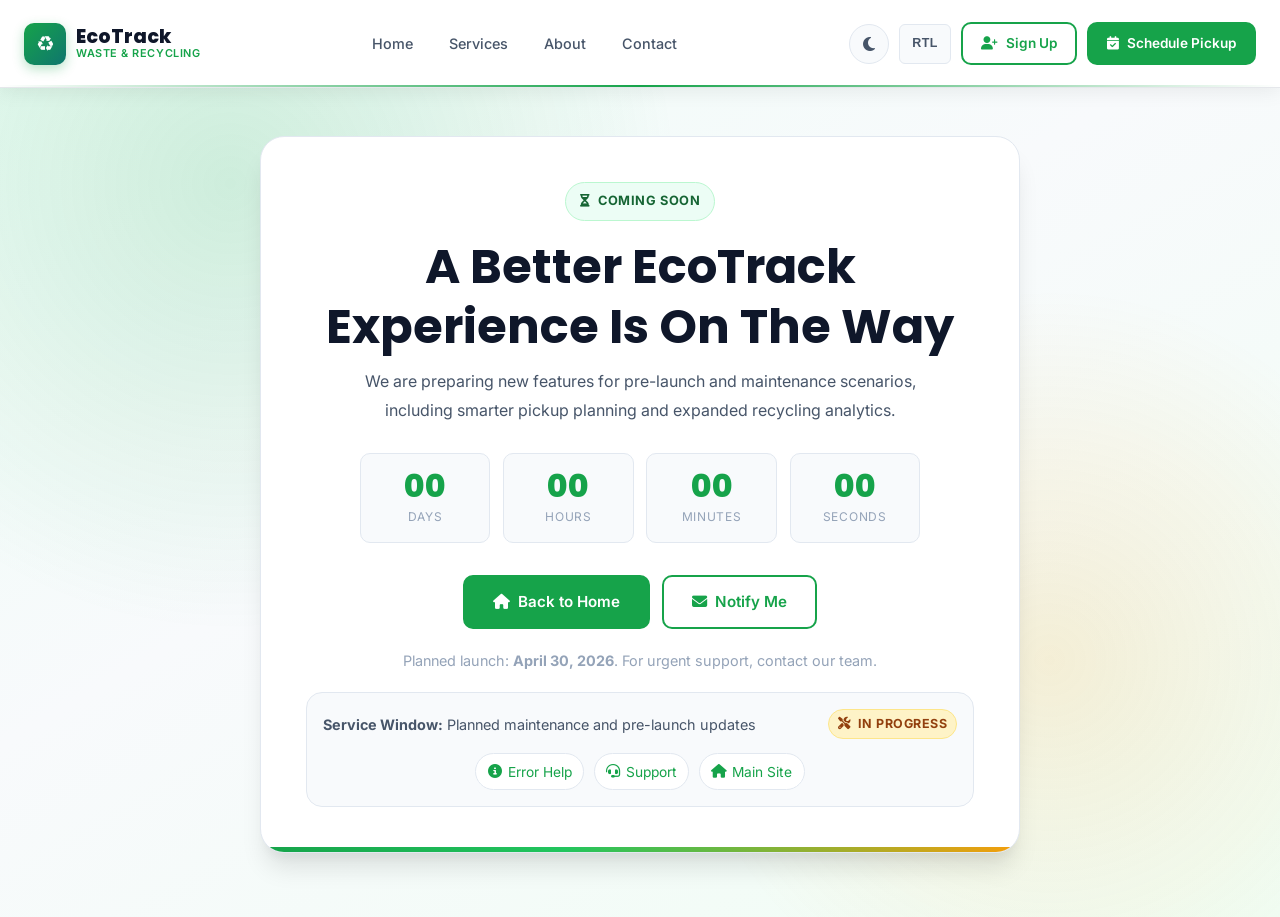
<file: pages/coming-soon.html>
<!DOCTYPE html>
<html lang="en" data-theme="light">
<head>
  <meta charset="UTF-8" />
  <meta name="viewport" content="width=device-width, initial-scale=1.0" />
  <meta name="description" content="Coming Soon - EcoTrack is preparing a new experience for waste management and recycling services." />
  <title>Coming Soon | EcoTrack</title>

  <link rel="icon" href="data:image/svg+xml,<svg xmlns='http://www.w3.org/2000/svg' viewBox='0 0 100 100'><text y='.9em' font-size='90'>♻️</text></svg>" />
  <link rel="preconnect" href="https://fonts.googleapis.com" />
  <link rel="preconnect" href="https://fonts.gstatic.com" crossorigin />
  <link href="https://fonts.googleapis.com/css2?family=Inter:wght@300;400;500;600;700;800&family=Poppins:wght@400;500;600;700;800&display=swap" rel="stylesheet" />
  <link rel="stylesheet" href="https://cdnjs.cloudflare.com/ajax/libs/font-awesome/6.5.0/css/all.min.css" />

  <link rel="stylesheet" href="../assets/css/style.css" />
  <link rel="stylesheet" href="../assets/css/dark-mode.css" />
  <link rel="stylesheet" href="../assets/css/rtl.css" />

  <style>
    .coming-shell {
      min-height: 100vh;
      display: flex;
      flex-direction: column;
    }

    .coming-hero {
      flex: 1;
      display: grid;
      place-items: center;
      padding: calc(var(--navbar-height) + 3rem) 1.5rem 4rem;
      background:
        radial-gradient(circle at 18% 20%, rgba(22,163,74,0.16), transparent 35%),
        radial-gradient(circle at 82% 72%, rgba(245,158,11,0.14), transparent 30%),
        linear-gradient(150deg, #ecfdf5 0%, #f8fafc 45%, #f0fdf4 100%);
    }

    .coming-card {
      width: min(760px, 100%);
      background: var(--bg-card);
      border: 1px solid var(--border-color);
      border-radius: var(--radius-xl);
      box-shadow: var(--shadow-xl);
      padding: clamp(1.5rem, 4vw, 2.8rem);
      text-align: center;
      position: relative;
      overflow: hidden;
    }

    .coming-card::after {
      content: '';
      position: absolute;
      inset-inline: 0;
      bottom: 0;
      height: 5px;
      background: linear-gradient(90deg, #16a34a 0%, #22c55e 40%, #f59e0b 100%);
    }

    .coming-badge {
      display: inline-flex;
      align-items: center;
      gap: 0.5rem;
      background: #ecfdf5;
      border: 1px solid #bbf7d0;
      color: #166534;
      padding: 0.45rem 0.85rem;
      border-radius: 999px;
      font-size: 0.8rem;
      font-weight: 700;
      letter-spacing: 0.04em;
      text-transform: uppercase;
      margin-bottom: 1rem;
    }

    .coming-title {
      font-size: clamp(1.8rem, 5vw, 3rem);
      margin-bottom: 0.65rem;
    }

    .coming-subtitle {
      max-width: 580px;
      margin: 0 auto 1.5rem;
      color: var(--text-secondary);
      font-size: 1rem;
      line-height: 1.8;
    }

    .countdown {
      display: grid;
      grid-template-columns: repeat(4, minmax(0, 1fr));
      gap: 0.8rem;
      margin: 1.8rem auto 2rem;
      max-width: 560px;
    }

    .count-item {
      border: 1px solid var(--border-color);
      border-radius: var(--radius-md);
      padding: 0.95rem 0.5rem;
      background: var(--bg-tertiary);
    }

    .count-number {
      display: block;
      font-family: var(--font-heading);
      font-size: clamp(1.4rem, 3.8vw, 2rem);
      font-weight: 800;
      color: var(--primary);
      line-height: 1;
    }

    .count-label {
      display: block;
      font-size: 0.75rem;
      color: var(--text-muted);
      text-transform: uppercase;
      letter-spacing: 0.06em;
      margin-top: 0.35rem;
    }

    .coming-actions {
      display: flex;
      justify-content: center;
      gap: 0.8rem;
      flex-wrap: wrap;
      margin-bottom: 1.2rem;
    }

    .maintenance-note {
      font-size: 0.9rem;
      color: var(--text-muted);
    }

    .maintenance-panel {
      margin-top: 1.2rem;
      border: 1px solid var(--border-color);
      border-radius: var(--radius-lg);
      background: var(--bg-tertiary);
      padding: 1rem;
      text-align: left;
    }

    .maintenance-row {
      display: flex;
      justify-content: space-between;
      align-items: center;
      gap: 0.75rem;
      flex-wrap: wrap;
      font-size: 0.9rem;
      color: var(--text-secondary);
    }

    .maintenance-status {
      display: inline-flex;
      align-items: center;
      gap: 0.45rem;
      font-weight: 700;
      color: #92400e;
      background: #fef3c7;
      border: 1px solid #fde68a;
      padding: 0.25rem 0.55rem;
      border-radius: 999px;
      font-size: 0.78rem;
      text-transform: uppercase;
      letter-spacing: 0.04em;
    }

    .maintenance-links {
      margin-top: 0.85rem;
      display: flex;
      justify-content: center;
      gap: 0.6rem;
      flex-wrap: wrap;
    }

    .maintenance-links a {
      font-size: 0.86rem;
      color: var(--primary);
      border: 1px solid var(--border-color);
      background: var(--bg-card);
      border-radius: var(--radius-full);
      padding: 0.42rem 0.72rem;
      display: inline-flex;
      align-items: center;
      gap: 0.35rem;
    }

    .maintenance-links a:hover {
      border-color: var(--primary-light);
      background: rgba(22,163,74,0.08);
    }

    @media (max-width: 640px) {
      .countdown {
        grid-template-columns: repeat(2, minmax(0, 1fr));
      }

      .maintenance-panel {
        text-align: center;
      }

      .maintenance-row {
        justify-content: center;
      }
    }
  </style>
</head>
<body>
  <nav class="navbar" role="navigation" aria-label="Main navigation">
    <div class="container navbar-inner">
      <a href="../index.html" class="navbar-logo" aria-label="EcoTrack Home">
        <div class="logo-icon" aria-hidden="true">♻</div>
        <div class="logo-text">
          <span class="logo-name">EcoTrack</span>
          <span class="logo-tagline">Waste &amp; Recycling</span>
        </div>
      </a>

      <ul class="nav-menu" role="menubar">
        <li role="none"><a href="../index.html" class="nav-link" role="menuitem">Home</a></li>
        <li role="none"><a href="services.html" class="nav-link" role="menuitem">Services</a></li>
        <li role="none"><a href="about.html" class="nav-link" role="menuitem">About</a></li>
        <li role="none"><a href="contact.html" class="nav-link" role="menuitem">Contact</a></li>
      </ul>

      <div class="navbar-actions">
        <button class="theme-toggle" aria-label="Switch to dark mode" title="Toggle theme">
          <i class="fas fa-moon"></i>
        </button>
        <button class="rtl-toggle" title="Toggle RTL layout" aria-label="Toggle right-to-left layout">RTL</button>
        <a href="schedule.html" class="btn btn-primary btn-sm">
          <i class="fas fa-calendar-check"></i> Schedule Pickup
        </a>
        <button class="hamburger" aria-label="Toggle menu" aria-expanded="false">
          <span></span><span></span><span></span>
        </button>
      </div>
    </div>
  </nav>

  <main class="coming-shell" role="main">
    <section class="coming-hero">
      <div class="coming-card">
        <p class="coming-badge"><i class="fas fa-hourglass-half" aria-hidden="true"></i> Coming Soon</p>
        <h1 class="coming-title">A Better EcoTrack Experience Is On The Way</h1>
        <p class="coming-subtitle">
          We are preparing new features for pre-launch and maintenance scenarios, including smarter pickup planning and expanded recycling analytics.
        </p>

        <div class="countdown" aria-label="Launch countdown" id="countdown">
          <div class="count-item"><span class="count-number" data-unit="days">00</span><span class="count-label">Days</span></div>
          <div class="count-item"><span class="count-number" data-unit="hours">00</span><span class="count-label">Hours</span></div>
          <div class="count-item"><span class="count-number" data-unit="minutes">00</span><span class="count-label">Minutes</span></div>
          <div class="count-item"><span class="count-number" data-unit="seconds">00</span><span class="count-label">Seconds</span></div>
        </div>

        <div class="coming-actions">
          <a href="../index.html" class="btn btn-primary"><i class="fas fa-home"></i> Back to Home</a>
          <a href="contact.html" class="btn btn-secondary"><i class="fas fa-envelope"></i> Notify Me</a>
        </div>

        <p class="maintenance-note">
          Planned launch: <strong id="launchDateLabel">April 30, 2026</strong>. For urgent support, contact our team.
        </p>

        <div class="maintenance-panel" aria-label="Maintenance status">
          <div class="maintenance-row">
            <span><strong>Service Window:</strong> Planned maintenance and pre-launch updates</span>
            <span class="maintenance-status"><i class="fas fa-tools" aria-hidden="true"></i> In Progress</span>
          </div>
          <div class="maintenance-links">
            <a href="../404.html"><i class="fas fa-circle-info"></i> Error Help</a>
            <a href="contact.html"><i class="fas fa-headset"></i> Support</a>
            <a href="../index.html"><i class="fas fa-house"></i> Main Site</a>
          </div>
        </div>
      </div>
    </section>
  </main>

  <script src="../assets/js/main.js"></script>
  <script>
    (function () {
      const launchDate = new Date('2026-04-30T09:00:00');
      const labels = {
        days: document.querySelector('[data-unit="days"]'),
        hours: document.querySelector('[data-unit="hours"]'),
        minutes: document.querySelector('[data-unit="minutes"]'),
        seconds: document.querySelector('[data-unit="seconds"]')
      };

      function pad(num) {
        return String(num).padStart(2, '0');
      }

      function tick() {
        const now = new Date();
        const diff = launchDate - now;

        if (diff <= 0) {
          Object.keys(labels).forEach(key => {
            if (labels[key]) labels[key].textContent = '00';
          });
          return;
        }

        const totalSeconds = Math.floor(diff / 1000);
        const days = Math.floor(totalSeconds / 86400);
        const hours = Math.floor((totalSeconds % 86400) / 3600);
        const minutes = Math.floor((totalSeconds % 3600) / 60);
        const seconds = totalSeconds % 60;

        if (labels.days) labels.days.textContent = pad(days);
        if (labels.hours) labels.hours.textContent = pad(hours);
        if (labels.minutes) labels.minutes.textContent = pad(minutes);
        if (labels.seconds) labels.seconds.textContent = pad(seconds);
      }

      tick();
      setInterval(tick, 1000);
    })();
  </script>
</body>
</html>
</file>
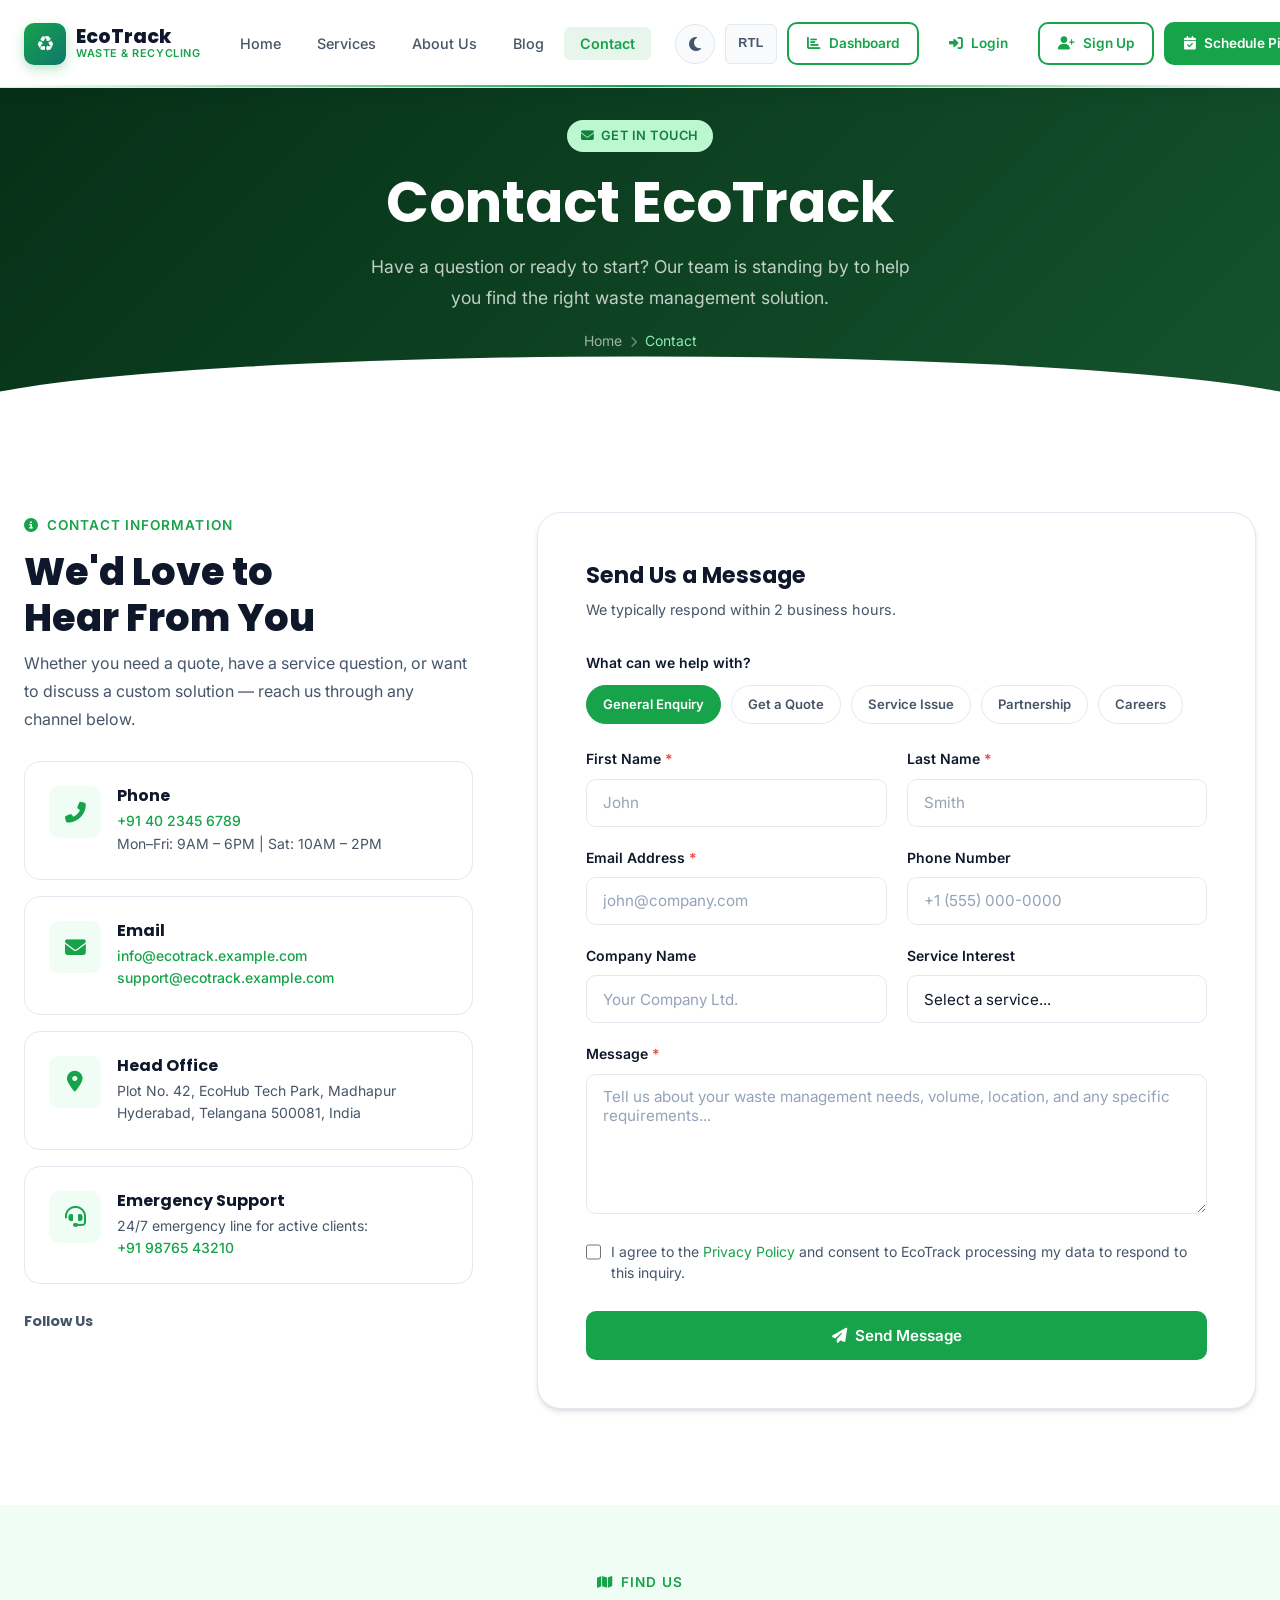
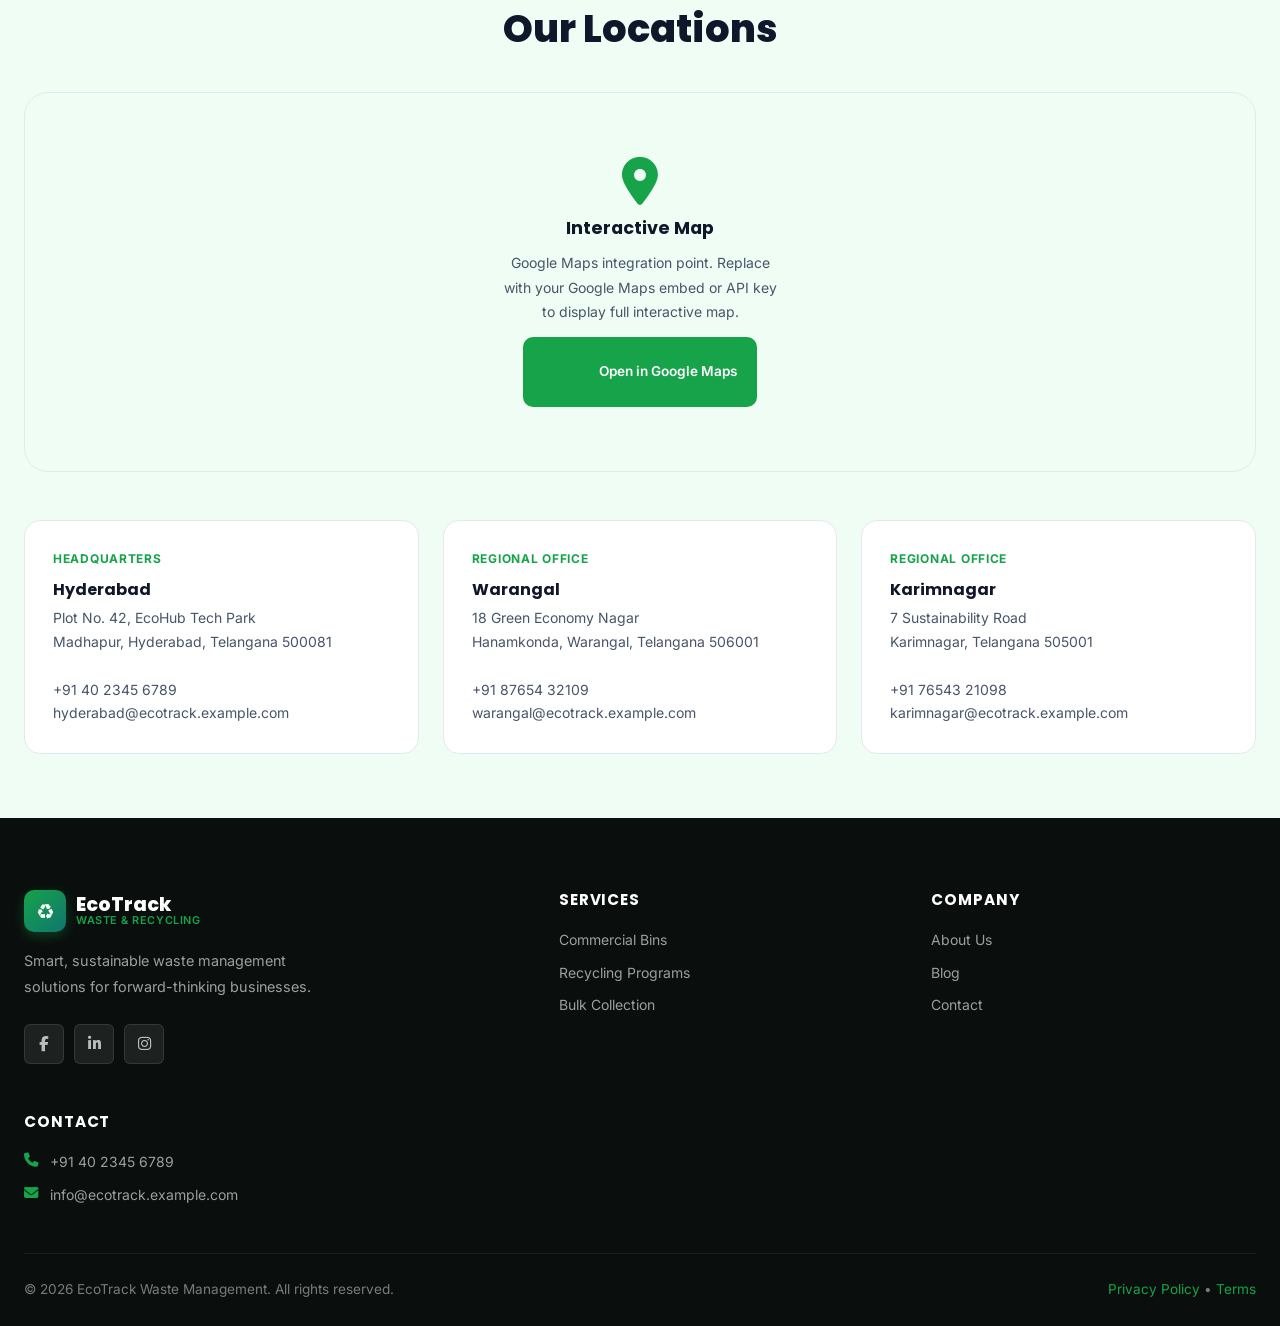
<file: pages/contact.html>
<!DOCTYPE html>
<html lang="en" data-theme="light">
<head>
  <meta charset="UTF-8" />
  <meta name="viewport" content="width=device-width, initial-scale=1.0" />
  <meta name="description" content="Contact EcoTrack for waste management solutions, quotes, and support. Reach us by phone, email, or visit our office." />
  <title>Contact Us – EcoTrack Waste Management & Recycling</title>
  <link rel="icon" href="data:image/svg+xml,<svg xmlns='http://www.w3.org/2000/svg' viewBox='0 0 100 100'><text y='.9em' font-size='90'>♻️</text></svg>" />
  <link rel="preconnect" href="https://fonts.googleapis.com" />
  <link href="https://fonts.googleapis.com/css2?family=Inter:wght@300;400;500;600;700;800&family=Poppins:wght@400;500;600;700;800&display=swap" rel="stylesheet" />
  <link rel="stylesheet" href="https://cdnjs.cloudflare.com/ajax/libs/font-awesome/6.5.0/css/all.min.css" />
  <link rel="stylesheet" href="../assets/css/style.css" />
  <link rel="stylesheet" href="../assets/css/dark-mode.css" />
  <link rel="stylesheet" href="../assets/css/rtl.css" />

  <style>
    .contact-layout {
      display: grid;
      grid-template-columns: 1fr 1.6fr;
      gap: 64px;
      align-items: start;
    }

    .contact-info-cards { display: flex; flex-direction: column; gap: 16px; }
    .contact-info-card {
      display: flex;
      align-items: flex-start;
      gap: 16px;
      padding: 24px;
      background: var(--bg-card);
      border: 1px solid var(--border-color);
      border-radius: var(--radius-lg);
      transition: var(--transition);
    }
    .contact-info-card:hover { box-shadow: var(--shadow-md); border-color: var(--primary-light); }
    .contact-info-icon {
      width: 52px;
      height: 52px;
      border-radius: var(--radius-md);
      background: var(--bg-secondary);
      display: flex;
      align-items: center;
      justify-content: center;
      font-size: 1.3rem;
      color: var(--primary);
      flex-shrink: 0;
    }
    .contact-info-body h4 { font-size: 1rem; margin-bottom: 4px; }
    .contact-info-body p { font-size: 0.875rem; line-height: 1.6; }
    .contact-info-body a { color: var(--primary); font-weight: 500; }

    .contact-form-card {
      background: var(--bg-card);
      border: 1px solid var(--border-color);
      border-radius: var(--radius-xl);
      padding: 48px;
      box-shadow: var(--shadow-md);
    }

    .form-row { display: grid; grid-template-columns: 1fr 1fr; gap: 20px; }

    .contact-tag-select {
      display: flex;
      gap: 10px;
      flex-wrap: wrap;
      margin-bottom: 8px;
    }
    .ctag {
      padding: 8px 16px;
      border: 1.5px solid var(--border-color);
      border-radius: var(--radius-full);
      font-size: 0.82rem;
      font-weight: 600;
      cursor: pointer;
      transition: var(--transition);
      background: var(--bg-primary);
      color: var(--text-secondary);
    }
    .ctag.selected, .ctag:hover { background: var(--primary); color: #fff; border-color: var(--primary); }

    /* Map placeholder */
    .map-wrapper {
      border-radius: var(--radius-xl);
      overflow: hidden;
      height: 380px;
      background: var(--bg-secondary);
      display: flex;
      flex-direction: column;
      align-items: center;
      justify-content: center;
      border: 1px solid var(--border-color);
      position: relative;
    }
    .map-placeholder {
      display: flex;
      flex-direction: column;
      align-items: center;
      gap: 12px;
      color: var(--text-muted);
    }
    .map-placeholder i { font-size: 3rem; color: var(--primary); }
    .map-placeholder h4 { font-size: 1.1rem; color: var(--text-primary); }
    .map-placeholder p { font-size: 0.875rem; text-align: center; max-width: 280px; }

    .office-cards { display: grid; grid-template-columns: repeat(3, 1fr); gap: 24px; margin-top: 48px; }
    .office-card {
      padding: 28px;
      background: var(--bg-card);
      border: 1px solid var(--border-color);
      border-radius: var(--radius-lg);
      transition: var(--transition);
    }
    .office-card:hover { box-shadow: var(--shadow-md); border-color: var(--primary-light); }
    .office-card h4 { font-size: 1rem; margin-bottom: 6px; }
    .office-card .city { font-size: 0.75rem; color: var(--primary); font-weight: 700; text-transform: uppercase; letter-spacing: 0.06em; margin-bottom: 12px; }
    .office-card p { font-size: 0.875rem; line-height: 1.7; }

    @media (max-width: 1024px) {
      .contact-layout { grid-template-columns: 1fr; gap: 40px; }
      .office-cards { grid-template-columns: 1fr 1fr; }
    }
    @media (max-width: 640px) {
      .contact-form-card { padding: 28px 20px; }
      .form-row { grid-template-columns: 1fr; }
      .office-cards { grid-template-columns: 1fr; }
    }
  </style>
</head>
<body>
  <!-- NAVBAR -->
  <nav class="navbar" role="navigation" aria-label="Main navigation">
    <div class="container navbar-inner">
      <a href="../index.html" class="navbar-logo">
        <div class="logo-icon">♻</div>
        <div class="logo-text">
          <span class="logo-name">EcoTrack</span>
          <span class="logo-tagline">Waste &amp; Recycling</span>
        </div>
      </a>
      <ul class="nav-menu">
        <li><a href="../index.html" class="nav-link">Home</a></li>
        <li><a href="services.html" class="nav-link">Services</a></li>
        <li><a href="about.html" class="nav-link">About Us</a></li>
        <li><a href="blog.html" class="nav-link">Blog</a></li>
        <li><a href="contact.html" class="nav-link active">Contact</a></li>
      </ul>
      <div class="navbar-actions">
        <button class="theme-toggle" aria-label="Toggle theme"><i class="fas fa-moon"></i></button>
        <button class="rtl-toggle" title="Toggle RTL layout" aria-label="Toggle right-to-left layout">RTL</button>
        <a href="dashboard.html" class="btn btn-secondary btn-sm"><i class="fas fa-chart-bar"></i> Dashboard</a>
        <a href="login.html" class="btn btn-outline-primary btn-sm"><i class="fas fa-sign-in-alt"></i> Login</a>
        <a href="signup.html" class="btn btn-secondary btn-sm nav-signup-link"><i class="fas fa-user-plus"></i> Sign Up</a>
        <a href="schedule.html" class="btn btn-primary btn-sm"><i class="fas fa-calendar-check"></i> Schedule Pickup</a>
        <button class="hamburger" aria-label="Toggle menu" aria-expanded="false"><span></span><span></span><span></span></button>
      </div>
    </div>
  </nav>

  <main>
    <header class="page-header">
      <div class="container">
        <span class="badge badge-primary" style="margin-bottom:16px"><i class="fas fa-envelope"></i> Get In Touch</span>
        <h1>Contact EcoTrack</h1>
        <p>Have a question or ready to start? Our team is standing by to help you find the right waste management solution.</p>
        <nav class="breadcrumb" aria-label="Breadcrumb">
          <a href="../index.html">Home</a>
          <span><i class="fas fa-chevron-right" style="font-size:0.7rem"></i></span>
          <span class="current" aria-current="page">Contact</span>
        </nav>
      </div>
    </header>

    <!-- CONTACT MAIN -->
    <section class="section-padding" aria-labelledby="contact-heading">
      <div class="container">
        <div class="contact-layout">
          <!-- Info Side -->
          <div>
            <span class="section-label" data-reveal><i class="fas fa-info-circle"></i> Contact Information</span>
            <h2 class="section-title" id="contact-heading" data-reveal style="margin-bottom:8px">We'd Love to<br />Hear From You</h2>
            <p style="margin-bottom:28px" data-reveal>Whether you need a quote, have a service question, or want to discuss a custom solution — reach us through any channel below.</p>

            <div class="contact-info-cards">
              <div class="contact-info-card" data-reveal data-reveal-delay="0">
                <div class="contact-info-icon"><i class="fas fa-phone-alt"></i></div>
                <div class="contact-info-body">
                  <h4>Phone</h4>
                  <p><a href="tel:+914023456789">+91 40 2345 6789</a></p>
                  <p>Mon–Fri: 9AM – 6PM | Sat: 10AM – 2PM</p>
                </div>
              </div>
              <div class="contact-info-card" data-reveal data-reveal-delay="100">
                <div class="contact-info-icon"><i class="fas fa-envelope"></i></div>
                <div class="contact-info-body">
                  <h4>Email</h4>
                  <p><a href="mailto:info@ecotrack.example.com">info@ecotrack.example.com</a></p>
                  <p><a href="mailto:support@ecotrack.example.com">support@ecotrack.example.com</a></p>
                </div>
              </div>
              <div class="contact-info-card" data-reveal data-reveal-delay="200">
                <div class="contact-info-icon"><i class="fas fa-map-marker-alt"></i></div>
                <div class="contact-info-body">
                  <h4>Head Office</h4>
                  <p>Plot No. 42, EcoHub Tech Park, Madhapur<br />Hyderabad, Telangana 500081, India</p>
                </div>
              </div>
              <div class="contact-info-card" data-reveal data-reveal-delay="300">
                <div class="contact-info-icon"><i class="fas fa-headset"></i></div>
                <div class="contact-info-body">
                  <h4>Emergency Support</h4>
                  <p>24/7 emergency line for active clients:</p>
                  <p><a href="tel:+919876543210">+91 98765 43210</a></p>
                </div>
              </div>
            </div>

            <div style="margin-top:28px" data-reveal>
              <h4 style="font-size:0.9rem;margin-bottom:14px;color:var(--text-secondary)">Follow Us</h4>
              <div style="display:flex;gap:10px">
                <a href="#" class="social-btn" style="width:44px;height:44px" aria-label="Facebook"><i class="fab fa-facebook-f"></i></a>
                <a href="#" class="social-btn" style="width:44px;height:44px" aria-label="Twitter"><i class="fab fa-x-twitter"></i></a>
                <a href="#" class="social-btn" style="width:44px;height:44px" aria-label="LinkedIn"><i class="fab fa-linkedin-in"></i></a>
                <a href="#" class="social-btn" style="width:44px;height:44px" aria-label="Instagram"><i class="fab fa-instagram"></i></a>
              </div>
            </div>
          </div>

          <!-- Form Side -->
          <div class="contact-form-card" data-reveal data-reveal-delay="100">
            <h3 style="font-size:1.4rem;margin-bottom:8px">Send Us a Message</h3>
            <p style="margin-bottom:28px;font-size:0.9rem">We typically respond within 2 business hours.</p>

            <div style="margin-bottom:24px">
              <p class="form-label" style="margin-bottom:10px">What can we help with?</p>
              <div class="contact-tag-select">
                <span class="ctag selected" tabindex="0">General Enquiry</span>
                <span class="ctag" tabindex="0">Get a Quote</span>
                <span class="ctag" tabindex="0">Service Issue</span>
                <span class="ctag" tabindex="0">Partnership</span>
                <span class="ctag" tabindex="0">Careers</span>
              </div>
            </div>

            <form id="contact-form" novalidate aria-label="Contact form">
              <div class="form-row">
                <div class="form-group">
                  <label class="form-label" for="first-name">First Name <span style="color:var(--danger)">*</span></label>
                  <input type="text" id="first-name" class="form-control" placeholder="John" data-validate="required" autocomplete="given-name" />
                </div>
                <div class="form-group">
                  <label class="form-label" for="last-name">Last Name <span style="color:var(--danger)">*</span></label>
                  <input type="text" id="last-name" class="form-control" placeholder="Smith" data-validate="required" autocomplete="family-name" />
                </div>
              </div>

              <div class="form-row">
                <div class="form-group">
                  <label class="form-label" for="email">Email Address <span style="color:var(--danger)">*</span></label>
                  <input type="email" id="email" class="form-control" placeholder="john@company.com" data-validate="required email" autocomplete="email" />
                </div>
                <div class="form-group">
                  <label class="form-label" for="phone">Phone Number</label>
                  <input type="tel" id="phone" class="form-control" placeholder="+1 (555) 000-0000" data-validate="phone" autocomplete="tel" />
                </div>
              </div>

              <div class="form-row">
                <div class="form-group">
                  <label class="form-label" for="company">Company Name</label>
                  <input type="text" id="company" class="form-control" placeholder="Your Company Ltd." autocomplete="organization" />
                </div>
                <div class="form-group">
                  <label class="form-label" for="service">Service Interest</label>
                  <select id="service" class="form-control">
                    <option value="">Select a service...</option>
                    <option>Commercial Bin Service</option>
                    <option>Recycling Program</option>
                    <option>Bulk/Skip Bin</option>
                    <option>Hazardous Waste</option>
                    <option>Green/Organic Waste</option>
                    <option>Enterprise Solution</option>
                  </select>
                </div>
              </div>

              <div class="form-group">
                <label class="form-label" for="message">Message <span style="color:var(--danger)">*</span></label>
                <textarea id="message" class="form-control" placeholder="Tell us about your waste management needs, volume, location, and any specific requirements..." data-validate="required minlength:20"></textarea>
              </div>

              <div class="form-group" style="display:flex;align-items:flex-start;gap:10px">
                <input type="checkbox" id="privacy" style="margin-top:3px;width:16px;height:16px;cursor:pointer;accent-color:var(--primary)" />
                <label for="privacy" style="font-size:0.875rem;color:var(--text-secondary);cursor:pointer;line-height:1.5">
                  I agree to the <a href="#" style="color:var(--primary)">Privacy Policy</a> and consent to EcoTrack processing my data to respond to this inquiry.
                </label>
              </div>

              <button type="submit" class="btn btn-primary" style="width:100%;margin-top:8px">
                <i class="fas fa-paper-plane"></i> Send Message
              </button>
            </form>
          </div>
        </div>
      </div>
    </section>

    <!-- MAP -->
    <section class="section-padding-sm services-bg" aria-labelledby="location-heading">
      <div class="container">
        <div class="text-center" data-reveal>
          <span class="section-label"><i class="fas fa-map"></i> Find Us</span>
          <h2 class="section-title" id="location-heading">Our Locations</h2>
        </div>

        <div class="map-wrapper" style="margin-top:40px" data-reveal>
          <div class="map-placeholder">
            <i class="fas fa-map-marker-alt"></i>
            <h4>Interactive Map</h4>
            <p>Google Maps integration point. Replace with your Google Maps embed or API key to display full interactive map.</p>
            <a href="https://maps.google.com/?q=Madhapur,Hyderabad,Telangana,India" class="btn btn-primary btn-sm" target="_blank" rel="noopener noreferrer">
              <i class="fas fa-external-link-alt"></i> Open in Google Maps
            </a>
          </div>
        </div>

        <div class="office-cards">
          <div class="office-card" data-reveal>
            <div class="city">Headquarters</div>
            <h4>Hyderabad</h4>
            <p>Plot No. 42, EcoHub Tech Park<br />Madhapur, Hyderabad, Telangana 500081<br /><br />+91 40 2345 6789<br />hyderabad@ecotrack.example.com</p>
          </div>
          <div class="office-card" data-reveal data-reveal-delay="100">
            <div class="city">Regional Office</div>
            <h4>Warangal</h4>
            <p>18 Green Economy Nagar<br />Hanamkonda, Warangal, Telangana 506001<br /><br />+91 87654 32109<br />warangal@ecotrack.example.com</p>
          </div>
          <div class="office-card" data-reveal data-reveal-delay="200">
            <div class="city">Regional Office</div>
            <h4>Karimnagar</h4>
            <p>7 Sustainability Road<br />Karimnagar, Telangana 505001<br /><br />+91 76543 21098<br />karimnagar@ecotrack.example.com</p>
          </div>
        </div>
      </div>
    </section>
  </main>

  <!-- FOOTER -->
  <footer class="footer">
    <div class="container">
      <div class="footer-grid">
        <div class="footer-brand">
          <a href="../index.html" class="navbar-logo">
            <div class="logo-icon">♻</div>
            <div class="logo-text">
              <span class="logo-name">EcoTrack</span>
              <span class="logo-tagline">Waste &amp; Recycling</span>
            </div>
          </a>
          <p class="footer-desc">Smart, sustainable waste management solutions for forward-thinking businesses.</p>
          <div class="footer-socials">
            <a href="#" class="social-btn" aria-label="Facebook"><i class="fab fa-facebook-f"></i></a>
            <a href="#" class="social-btn" aria-label="LinkedIn"><i class="fab fa-linkedin-in"></i></a>
            <a href="#" class="social-btn" aria-label="Instagram"><i class="fab fa-instagram"></i></a>
          </div>
        </div>
        <div class="footer-col">
          <h4>Services</h4>
          <ul class="footer-links">
            <li><a href="services.html">Commercial Bins</a></li>
            <li><a href="services.html">Recycling Programs</a></li>
            <li><a href="services.html">Bulk Collection</a></li>
          </ul>
        </div>
        <div class="footer-col">
          <h4>Company</h4>
          <ul class="footer-links">
            <li><a href="about.html">About Us</a></li>
            <li><a href="blog.html">Blog</a></li>
            <li><a href="contact.html">Contact</a></li>
          </ul>
        </div>
        <div class="footer-col">
          <h4>Contact</h4>
          <div class="footer-contact">
            <div class="footer-contact-item"><i class="fas fa-phone"></i><span>+91 40 2345 6789</span></div>
            <div class="footer-contact-item"><i class="fas fa-envelope"></i><span>info@ecotrack.example.com</span></div>
          </div>
        </div>
      </div>
      <div class="footer-bottom">
        <p>&copy; 2026 EcoTrack Waste Management. All rights reserved.</p>
        <p><a href="#">Privacy Policy</a> &bull; <a href="#">Terms</a></p>
      </div>
    </div>
  </footer>

  <button class="scroll-top" aria-label="Scroll to top"><i class="fas fa-chevron-up"></i></button>

  <script src="../assets/js/main.js"></script>
  <script>
    // Topic tag selector
    document.querySelectorAll('.ctag').forEach(tag => {
      tag.addEventListener('click', () => {
        document.querySelectorAll('.ctag').forEach(t => t.classList.remove('selected'));
        tag.classList.add('selected');
      });
      tag.addEventListener('keydown', e => {
        if (e.key === 'Enter' || e.key === ' ') { e.preventDefault(); tag.click(); }
      });
    });
  </script>
</body>
</html>
</file>
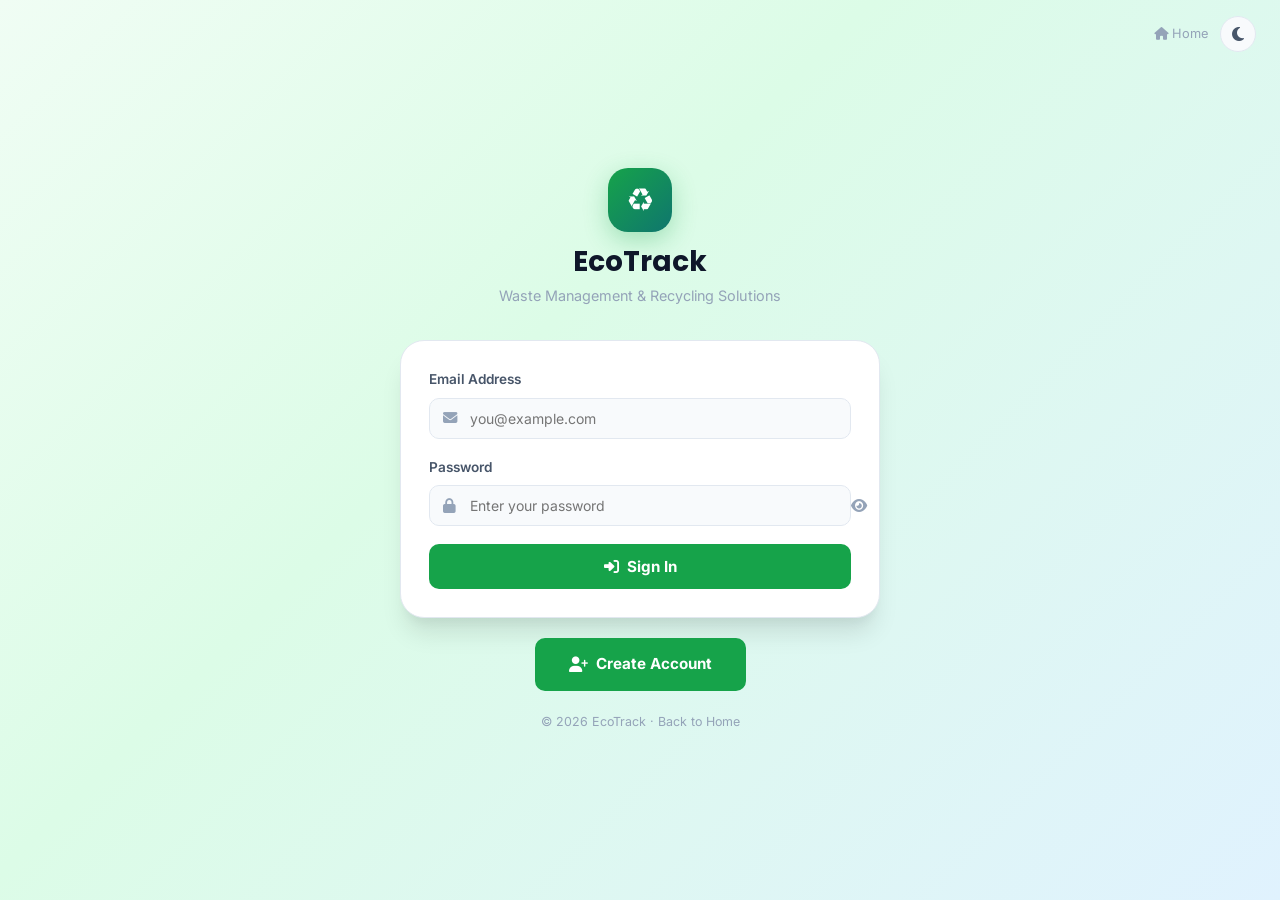
<file: pages/login.html>
<!DOCTYPE html>
<html lang="en" data-theme="light">
<head>
  <meta charset="UTF-8" />
  <meta name="viewport" content="width=device-width, initial-scale=1.0" />
  <meta name="description" content="EcoTrack – Sign in to your dashboard as Admin or User." />
  <title>Sign In – EcoTrack Waste Management</title>
  <link rel="icon" href="data:image/svg+xml,<svg xmlns='http://www.w3.org/2000/svg' viewBox='0 0 100 100'><text y='.9em' font-size='90'>♻️</text></svg>" />
  <link rel="preconnect" href="https://fonts.googleapis.com" />
  <link href="https://fonts.googleapis.com/css2?family=Inter:wght@300;400;500;600;700;800&family=Poppins:wght@400;500;600;700;800&display=swap" rel="stylesheet" />
  <link rel="stylesheet" href="https://cdnjs.cloudflare.com/ajax/libs/font-awesome/6.5.0/css/all.min.css" />
  <link rel="stylesheet" href="../assets/css/style.css" />
  <link rel="stylesheet" href="../assets/css/dark-mode.css" />

  <style>
    body {
      min-height: 100vh;
      display: flex;
      align-items: center;
      justify-content: center;
      background: linear-gradient(135deg, #f0fdf4 0%, #dcfce7 40%, #e0f2fe 100%);
      padding: 24px;
    }

    .login-wrap {
      width: 100%;
      max-width: 480px;
    }

    /* Logo area */
    .login-logo {
      text-align: center;
      margin-bottom: 32px;
    }
    .login-logo .logo-icon-lg {
      width: 64px; height: 64px; border-radius: 20px;
      background: linear-gradient(135deg, var(--primary), var(--secondary));
      color: #fff; font-size: 2rem;
      display: flex; align-items: center; justify-content: center;
      margin: 0 auto 12px;
      box-shadow: 0 8px 24px rgba(22,163,74,0.3);
    }
    .login-logo h1 { font-size: 1.75rem; color: var(--text-primary); margin-bottom: 4px; }
    .login-logo p { font-size: 0.9rem; color: var(--text-muted); }

    /* Tabs */
    .role-tabs {
      display: flex; background: var(--bg-tertiary); border-radius: var(--radius-md);
      padding: 4px; gap: 4px; margin-bottom: 28px;
      border: 1px solid var(--border-color);
    }
    .role-tab {
      flex: 1; padding: 10px; text-align: center; border-radius: 8px;
      cursor: pointer; font-size: 0.875rem; font-weight: 600;
      transition: var(--transition); color: var(--text-secondary);
      border: none; background: none; font-family: var(--font-primary);
    }
    .role-tab.active {
      background: var(--bg-card); color: var(--text-primary);
      box-shadow: var(--shadow-sm);
    }
    .role-tab.admin.active { color: var(--danger); }
    .role-tab.user.active { color: var(--primary); }

    /* Card */
    .login-card {
      background: var(--bg-card);
      border-radius: var(--radius-xl);
      border: 1px solid var(--border-color);
      box-shadow: var(--shadow-xl);
      overflow: hidden;
    }

    /* Role banner */
    .role-banner {
      padding: 20px 28px;
      display: flex; align-items: center; gap: 16px;
    }
    .role-banner.admin-banner {
      background: linear-gradient(135deg, #fee2e2, #fecaca);
      border-bottom: 1px solid #fca5a5;
    }
    .role-banner.user-banner {
      background: linear-gradient(135deg, #dcfce7, #bbf7d0);
      border-bottom: 1px solid #86efac;
    }
    .role-banner .banner-icon {
      width: 48px; height: 48px; border-radius: 14px;
      display: flex; align-items: center; justify-content: center;
      font-size: 1.5rem;
    }
    .admin-banner .banner-icon { background: rgba(239,68,68,0.15); color: var(--danger); }
    .user-banner .banner-icon { background: rgba(22,163,74,0.15); color: var(--primary); }
    .role-banner h3 { font-size: 1rem; margin-bottom: 2px; }
    .role-banner p { font-size: 0.82rem; color: var(--text-secondary); margin: 0; }

    /* Form area */
    .login-form-area { padding: 28px; }

    .form-group { margin-bottom: 18px; }
    .form-label { display: block; font-size: 0.85rem; font-weight: 600; color: var(--text-secondary); margin-bottom: 7px; }
    .input-wrap { position: relative; }
    .input-wrap i { position: absolute; left: 14px; top: 50%; transform: translateY(-50%); color: var(--text-muted); font-size: 0.9rem; pointer-events: none; }
    .form-input {
      width: 100%; padding: 11px 14px 11px 40px;
      border: 1.5px solid var(--border-color); border-radius: var(--radius-md);
      background: var(--bg-tertiary); color: var(--text-primary);
      font-size: 0.875rem; font-family: var(--font-primary);
      transition: var(--transition);
    }
    .form-input:focus { outline: none; border-color: var(--primary); background: var(--bg-card); }
    .admin-form .form-input:focus { border-color: var(--danger); }
    .pw-toggle {
      position: absolute; right: 14px; top: 50%; transform: translateY(-50%);
      cursor: pointer; color: var(--text-muted); background: none; border: none; font-size: 0.9rem;
    }
    .pw-toggle:hover { color: var(--text-primary); }

    .forgot-link { font-size: 0.8rem; color: var(--primary); text-align: right; display: block; margin-top: -10px; margin-bottom: 20px; text-decoration: none; }
    .forgot-link:hover { text-decoration: underline; }

    /* Submit button */
    .btn-login {
      width: 100%; padding: 13px; border-radius: var(--radius-md);
      font-size: 0.95rem; font-weight: 700; border: none; cursor: pointer;
      transition: var(--transition); font-family: var(--font-primary);
      display: flex; align-items: center; justify-content: center; gap: 8px;
    }
    .btn-login.admin-btn { background: var(--danger); color: #fff; }
    .btn-login.admin-btn:hover { background: #dc2626; transform: translateY(-1px); box-shadow: 0 4px 14px rgba(239,68,68,0.35); }
    .btn-login.user-btn { background: var(--primary); color: #fff; }
    .btn-login.user-btn:hover { background: var(--primary-dark); transform: translateY(-1px); box-shadow: 0 4px 14px rgba(22,163,74,0.35); }

    /* Divider */
    .divider { display: flex; align-items: center; gap: 12px; margin: 20px 0; }
    .divider::before, .divider::after { content: ''; flex: 1; height: 1px; background: var(--border-color); }
    .divider span { font-size: 0.78rem; color: var(--text-muted); }

    /* Demo hint */
    .demo-hint {
      background: var(--bg-secondary); border: 1px solid var(--border-light);
      border-radius: var(--radius-md); padding: 12px 16px; font-size: 0.8rem;
      color: var(--text-muted); margin-top: 12px;
    }
    .demo-hint strong { color: var(--text-secondary); }

    /* Other role link */
    .other-role-link {
      text-align: center; margin-top: 20px;
      font-size: 0.85rem; color: var(--text-muted);
    }
    .other-role-link a { color: var(--primary); font-weight: 600; text-decoration: none; }
    .other-role-link a:hover { text-decoration: underline; }

    /* Dark mode nav */
    .top-bar {
      position: fixed; top: 0; right: 0; padding: 16px 24px;
      display: flex; align-items: center; gap: 12px;
    }

    /* Panel visibility */
    .role-panel { display: none; }
    .role-panel.active { display: block; }
  </style>
</head>
<body>
  <!-- Corner controls -->
  <div class="top-bar">
    <a href="../index.html" style="font-size:0.8rem;color:var(--text-muted);text-decoration:none"><i class="fas fa-home"></i> Home</a>
    <button class="theme-toggle" aria-label="Toggle theme" style="width:36px;height:36px;border-radius:var(--radius-full);border:1px solid var(--border-color);background:var(--bg-tertiary);color:var(--text-secondary);cursor:pointer;display:flex;align-items:center;justify-content:center">
      <i class="fas fa-moon"></i>
    </button>
  </div>

  <div class="login-wrap">
    <!-- Logo -->
    <div class="login-logo">
      <div class="logo-icon-lg">♻</div>
      <h1>EcoTrack</h1>
      <p>Waste Management &amp; Recycling Solutions</p>
    </div>

    <div class="login-card">
      <div class="login-form-area">
        <form id="login-form" onsubmit="handleLogin(event)" novalidate>
          <div class="form-group">
            <label class="form-label" for="login-email">Email Address</label>
            <div class="input-wrap">
              <i class="fas fa-envelope"></i>
              <input type="email" class="form-input" id="login-email" placeholder="you@example.com" autocomplete="email" required />
            </div>
          </div>
          <div class="form-group">
            <label class="form-label" for="login-password">Password</label>
            <div class="input-wrap">
              <i class="fas fa-lock"></i>
              <input type="password" class="form-input" id="login-password" placeholder="Enter your password" autocomplete="current-password" required />
              <button type="button" class="pw-toggle" onclick="togglePw('login-password', this)" aria-label="Toggle password visibility">
                <i class="fas fa-eye"></i>
              </button>
            </div>
          </div>
          <button type="submit" class="btn-login user-btn" style="margin-top:8px">
            <i class="fas fa-sign-in-alt"></i> Sign In
          </button>
        </form>
      </div>
    </div>

    <div style="text-align:center;margin-top:20px">
      <a href="signup.html" class="btn btn-primary" style="display:inline-flex;align-items:center;gap:8px;padding:12px 32px;border-radius:var(--radius-md);font-size:0.95rem;font-weight:700;text-decoration:none">
        <i class="fas fa-user-plus"></i> Create Account
      </a>
    </div>

    <p style="text-align:center;font-size:0.78rem;color:var(--text-muted);margin-top:20px">
      &copy; 2026 EcoTrack · <a href="../index.html" style="color:var(--text-muted)">Back to Home</a>
    </p>
  </div>

  <script src="../assets/js/main.js"></script>
  <script>
    const REGISTERED_USERS_KEY = 'ecotrack-registered-users';

    function getRegisteredUsers() {
      const raw = localStorage.getItem(REGISTERED_USERS_KEY);
      if (!raw) return {};
      try { return JSON.parse(raw); } catch { return {}; }
    }

    function togglePw(id, btn) {
      const input = document.getElementById(id);
      const isText = input.type === 'text';
      input.type = isText ? 'password' : 'text';
      btn.querySelector('i').className = isText ? 'fas fa-eye' : 'fas fa-eye-slash';
    }

    function handleLogin(e) {
      e.preventDefault();
      const email = document.getElementById('login-email').value.trim();
      const pw    = document.getElementById('login-password').value;

      if (!email || !pw) {
        alert('Please enter your email and password.');
        return;
      }

      // Check registered users first, then demo credentials
      const registered = getRegisteredUsers();
      const allCreds = [
        registered.admin,
        registered.user,
        { email: 'admin@ecotrack.com', password: 'admin123' },
        { email: 'jane@ecotrack.com',  password: 'user123'  }
      ].filter(Boolean);

      const match = allCreds.find(c => c.email.toLowerCase() === email.toLowerCase() && c.password === pw);

      if (match) {
        localStorage.setItem('ecotrack-auth-user', JSON.stringify({
          email: match.email,
          name: match.name || email.split('@')[0],
          lastLogin: new Date().toISOString()
        }));
        window.location.href = '../index.html';
      } else {
        alert('Incorrect email or password. Please try again or create an account.');
      }
    }
  </script>
</body>
</html>
</file>
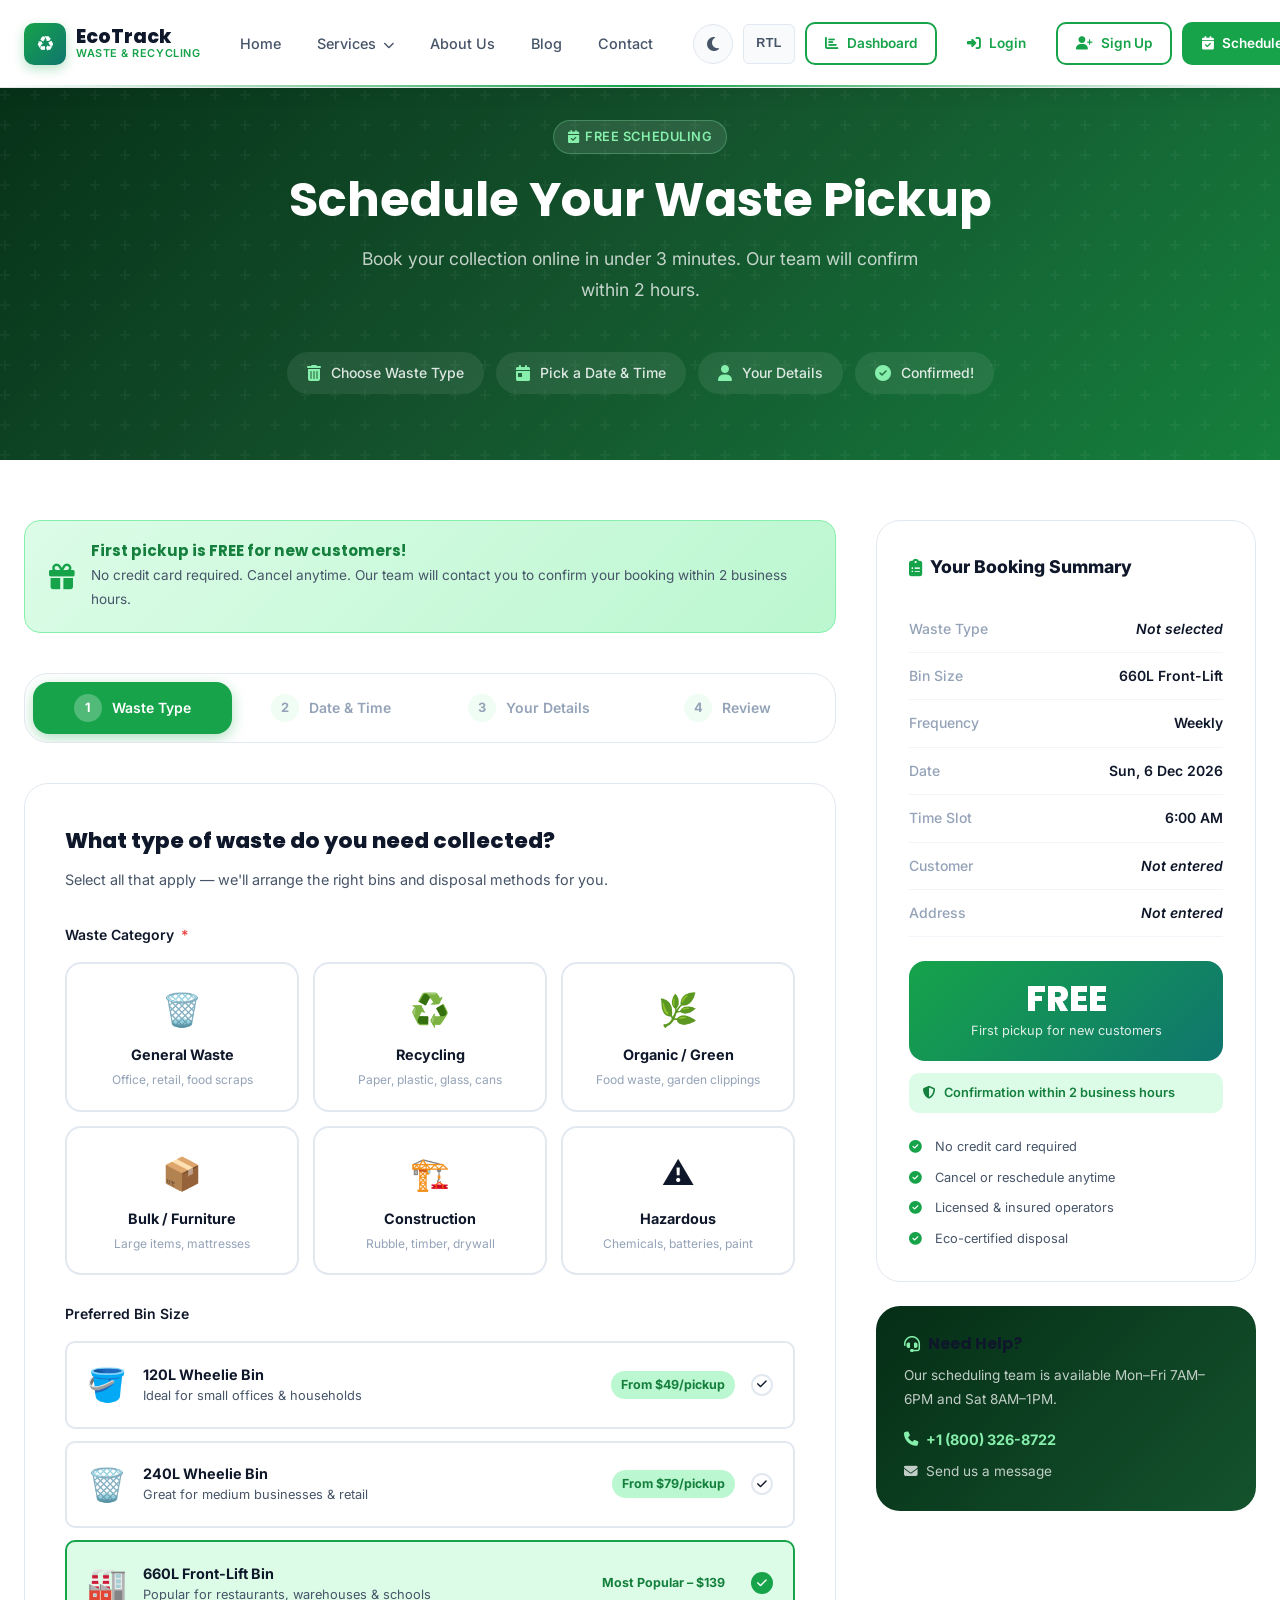
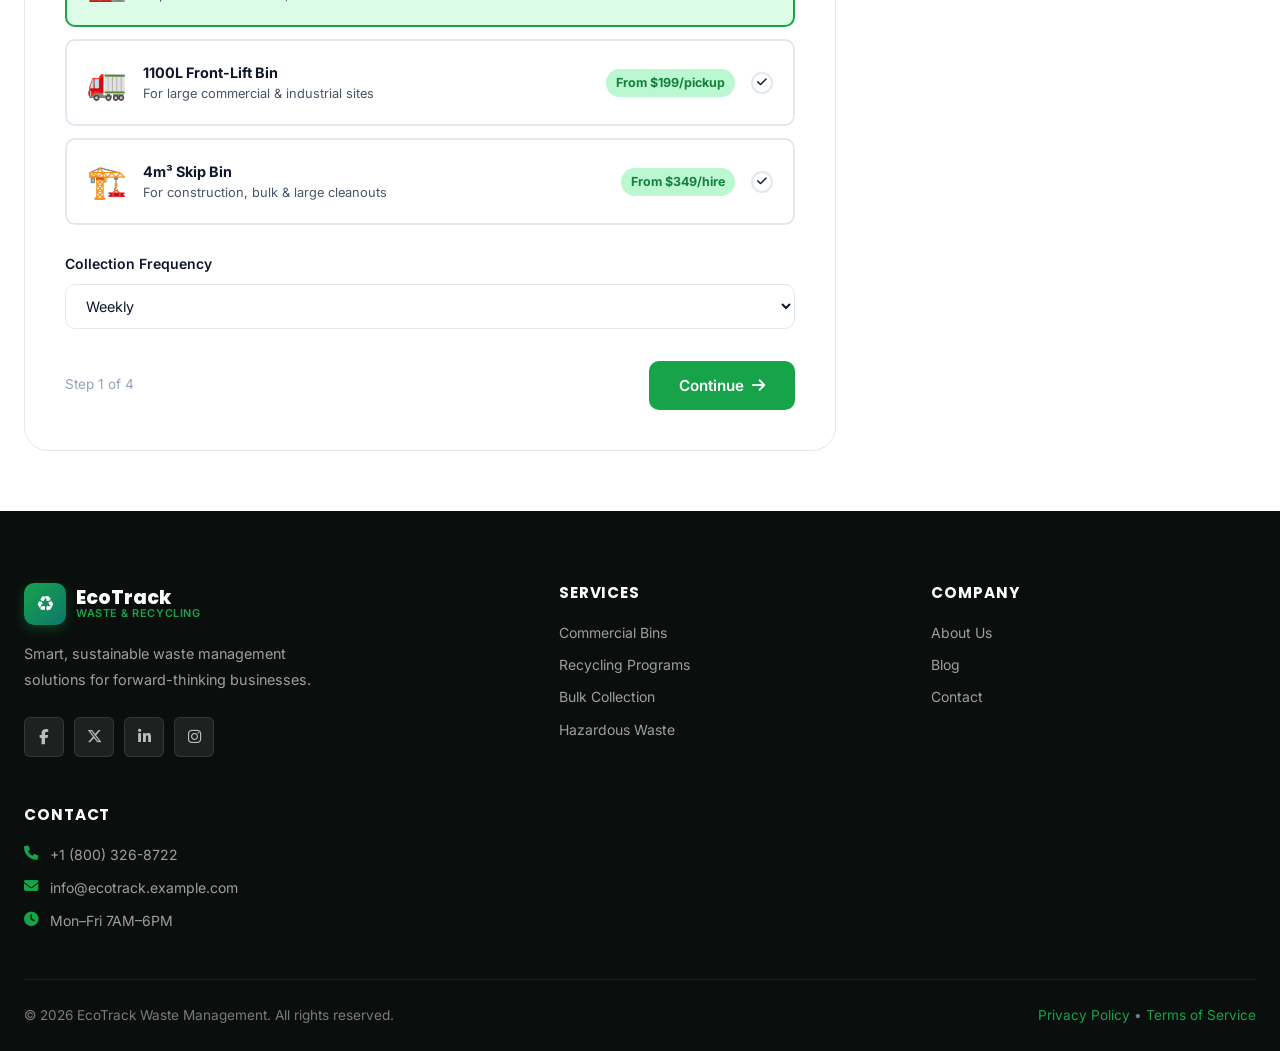
<file: pages/schedule.html>
<!DOCTYPE html>
<html lang="en" data-theme="light">
<head>
  <meta charset="UTF-8" />
  <meta name="viewport" content="width=device-width, initial-scale=1.0" />
  <meta name="description" content="Schedule a free waste pickup with EcoTrack. Choose your waste type, bin size, date and time — fully online, no phone calls needed." />
  <title>Schedule Pickup – EcoTrack Waste Management</title>
  <link rel="icon" href="data:image/svg+xml,<svg xmlns='http://www.w3.org/2000/svg' viewBox='0 0 100 100'><text y='.9em' font-size='90'>♻️</text></svg>" />
  <link rel="preconnect" href="https://fonts.googleapis.com" />
  <link href="https://fonts.googleapis.com/css2?family=Inter:wght@300;400;500;600;700;800&family=Poppins:wght@400;500;600;700;800&display=swap" rel="stylesheet" />
  <link rel="stylesheet" href="https://cdnjs.cloudflare.com/ajax/libs/font-awesome/6.5.0/css/all.min.css" />
  <link rel="stylesheet" href="../assets/css/style.css" />
  <link rel="stylesheet" href="../assets/css/dark-mode.css" />
  <link rel="stylesheet" href="../assets/css/rtl.css" />

  <style>
    /* ── Schedule Page Specific Styles ── */
    .schedule-hero {
      background: linear-gradient(135deg, #052e16 0%, #14532d 50%, #15803d 100%);
      padding: 120px 0 60px;
      text-align: center;
      position: relative;
      overflow: hidden;
    }
    .schedule-hero::before {
      content: '';
      position: absolute;
      inset: 0;
      background-image: url("data:image/svg+xml,%3Csvg width='60' height='60' viewBox='0 0 60 60' xmlns='http://www.w3.org/2000/svg'%3E%3Cg fill='none' fill-rule='evenodd'%3E%3Cg fill='%23ffffff' fill-opacity='0.04'%3E%3Cpath d='M36 34v-4h-2v4h-4v2h4v4h2v-4h4v-2h-4zm0-30V0h-2v4h-4v2h4v4h2V6h4V4h-4zM6 34v-4H4v4H0v2h4v4h2v-4h4v-2H6zM6 4V0H4v4H0v2h4v4h2V6h4V4H6z'/%3E%3C/g%3E%3C/g%3E%3C/svg%3E");
    }
    .schedule-hero h1 { color: #fff; font-size: clamp(2rem, 4vw, 3rem); margin-bottom: 14px; }
    .schedule-hero p { color: rgba(255,255,255,0.75); font-size: 1.1rem; max-width: 560px; margin: 0 auto; }
    .schedule-hero-steps {
      display: flex;
      justify-content: center;
      gap: 0;
      margin-top: 40px;
      flex-wrap: wrap;
    }
    .hero-step {
      display: flex;
      align-items: center;
      gap: 10px;
      padding: 10px 20px;
      background: rgba(255,255,255,0.08);
      border-radius: 99px;
      margin: 6px;
      color: rgba(255,255,255,0.85);
      font-size: 0.875rem;
      font-weight: 500;
    }
    .hero-step i { color: #86efac; font-size: 1rem; }

    /* ── Main Layout ── */
    .schedule-layout {
      display: grid;
      grid-template-columns: 1fr 380px;
      gap: 40px;
      padding: 60px 0;
    }

    /* ── Stepper ── */
    .stepper {
      display: flex;
      align-items: center;
      gap: 0;
      margin-bottom: 40px;
      background: var(--bg-card);
      border: 1px solid var(--border-color);
      border-radius: var(--radius-xl);
      padding: 8px;
      overflow-x: auto;
    }
    .stepper-item {
      display: flex;
      align-items: center;
      gap: 10px;
      padding: 12px 20px;
      border-radius: var(--radius-lg);
      cursor: pointer;
      transition: var(--transition);
      flex: 1;
      min-width: 140px;
      justify-content: center;
    }
    .stepper-item.active {
      background: var(--primary);
      color: #fff;
      box-shadow: 0 4px 14px rgba(22,163,74,0.35);
    }
    .stepper-item.done {
      background: #dcfce7;
      color: var(--primary);
    }
    .stepper-item.inactive {
      color: var(--text-muted);
    }
    .stepper-num {
      width: 28px; height: 28px;
      border-radius: 50%;
      display: flex; align-items: center; justify-content: center;
      font-size: 0.8rem; font-weight: 700;
      background: rgba(255,255,255,0.25);
      flex-shrink: 0;
    }
    .stepper-item.inactive .stepper-num { background: var(--bg-secondary); }
    .stepper-item.done .stepper-num { background: var(--primary); color: #fff; }
    .stepper-label { font-size: 0.875rem; font-weight: 600; white-space: nowrap; }

    /* ── Form Panels ── */
    .form-panel {
      background: var(--bg-card);
      border: 1px solid var(--border-color);
      border-radius: var(--radius-xl);
      padding: 40px;
      display: none;
    }
    .form-panel.active { display: block; }
    .panel-title {
      font-size: 1.35rem;
      font-weight: 800;
      color: var(--text-primary);
      margin-bottom: 8px;
      font-family: var(--font-heading);
    }
    .panel-subtitle { font-size: 0.9rem; color: var(--text-secondary); margin-bottom: 32px; }

    /* Waste type grid */
    .waste-type-grid {
      display: grid;
      grid-template-columns: repeat(3, 1fr);
      gap: 14px;
      margin-bottom: 28px;
    }
    .waste-type-card {
      border: 2px solid var(--border-color);
      border-radius: var(--radius-lg);
      padding: 20px 14px;
      text-align: center;
      cursor: pointer;
      transition: var(--transition);
      background: var(--bg-card);
      user-select: none;
    }
    .waste-type-card:hover { border-color: var(--primary); background: #f0fdf4; }
    .waste-type-card.selected { border-color: var(--primary); background: #dcfce7; box-shadow: 0 0 0 3px rgba(22,163,74,0.15); }
    .waste-type-icon { font-size: 2rem; margin-bottom: 8px; display: block; }
    .waste-type-name { font-weight: 700; font-size: 0.9rem; color: var(--text-primary); }
    .waste-type-desc { font-size: 0.75rem; color: var(--text-muted); margin-top: 4px; }

    /* Bin sizes */
    .bin-size-list { display: flex; flex-direction: column; gap: 12px; margin-bottom: 28px; }
    .bin-size-item {
      display: flex;
      align-items: center;
      gap: 16px;
      padding: 16px 20px;
      border: 2px solid var(--border-color);
      border-radius: var(--radius-md);
      cursor: pointer;
      transition: var(--transition);
      background: var(--bg-card);
    }
    .bin-size-item:hover { border-color: var(--primary); }
    .bin-size-item.selected { border-color: var(--primary); background: #dcfce7; }
    .bin-size-icon { font-size: 2rem; flex-shrink: 0; }
    .bin-size-info { flex: 1; }
    .bin-size-name { font-weight: 700; font-size: 0.9rem; }
    .bin-size-detail { font-size: 0.8rem; color: var(--text-secondary); }
    .bin-size-tag { font-size: 0.78rem; font-weight: 700; padding: 4px 10px; border-radius: var(--radius-full); background: var(--primary-light); color: var(--primary-dark); flex-shrink: 0; }
    .bin-size-check { width: 22px; height: 22px; border-radius: 50%; border: 2px solid var(--border-color); display: flex; align-items: center; justify-content: center; flex-shrink: 0; transition: var(--transition); }
    .bin-size-item.selected .bin-size-check { background: var(--primary); border-color: var(--primary); color: #fff; }

    /* Date/Time Grid */
    .date-time-grid { display: grid; grid-template-columns: 1fr 1fr; gap: 20px; margin-bottom: 28px; }
    .form-group { margin-bottom: 20px; }
    .form-label { display: block; font-size: 0.875rem; font-weight: 600; color: var(--text-primary); margin-bottom: 8px; }
    .form-label span { color: var(--danger); margin-left: 3px; }
    .form-input {
      width: 100%; padding: 12px 16px;
      border: 1.5px solid var(--border-color);
      border-radius: var(--radius-md);
      font-family: var(--font-primary);
      font-size: 0.9rem;
      color: var(--text-primary);
      background: var(--bg-primary);
      transition: var(--transition);
      outline: none;
    }
    .form-input:focus { border-color: var(--primary); box-shadow: 0 0 0 3px rgba(22,163,74,0.1); }
    select.form-input { cursor: pointer; }

    /* Time slots */
    .time-slots { display: grid; grid-template-columns: repeat(4, 1fr); gap: 10px; margin-bottom: 28px; }
    .time-slot {
      padding: 10px 6px;
      border: 1.5px solid var(--border-color);
      border-radius: var(--radius-md);
      text-align: center;
      font-size: 0.83rem;
      font-weight: 600;
      cursor: pointer;
      transition: var(--transition);
      background: var(--bg-card);
      color: var(--text-secondary);
    }
    .time-slot:hover { border-color: var(--primary); color: var(--primary); }
    .time-slot.selected { background: var(--primary); border-color: var(--primary); color: #fff; }
    .time-slot.unavailable { opacity: 0.4; cursor: not-allowed; background: var(--bg-secondary); }

    /* Contact form */
    .form-row { display: grid; grid-template-columns: 1fr 1fr; gap: 20px; }
    .form-textarea {
      width: 100%; min-height: 100px;
      padding: 12px 16px;
      border: 1.5px solid var(--border-color);
      border-radius: var(--radius-md);
      font-family: var(--font-primary);
      font-size: 0.9rem;
      color: var(--text-primary);
      background: var(--bg-primary);
      transition: var(--transition);
      outline: none;
      resize: vertical;
    }
    .form-textarea:focus { border-color: var(--primary); box-shadow: 0 0 0 3px rgba(22,163,74,0.1); }
    .checkbox-group { display: flex; align-items: flex-start; gap: 10px; margin-bottom: 20px; }
    .checkbox-group input[type=checkbox] { width: 18px; height: 18px; accent-color: var(--primary); flex-shrink: 0; margin-top: 2px; cursor: pointer; }
    .checkbox-group label { font-size: 0.875rem; color: var(--text-secondary); cursor: pointer; }

    /* Navigation buttons */
    .panel-nav { display: flex; justify-content: space-between; align-items: center; margin-top: 32px; gap: 12px; }
    .panel-nav .btn-back {
      background: none; border: 1.5px solid var(--border-color); color: var(--text-secondary);
      padding: 12px 24px; border-radius: var(--radius-md); font-family: var(--font-primary);
      font-size: 0.9rem; font-weight: 600; cursor: pointer; display: flex; align-items: center; gap: 8px; transition: var(--transition);
    }
    .panel-nav .btn-back:hover { border-color: var(--primary); color: var(--primary); }
    .step-progress { font-size: 0.85rem; color: var(--text-muted); }

    /* ── Summary Card (Sidebar) ── */
    .summary-card {
      background: var(--bg-card);
      border: 1px solid var(--border-color);
      border-radius: var(--radius-xl);
      padding: 32px;
      position: sticky;
      top: calc(var(--navbar-height) + 24px);
    }
    .summary-title { font-size: 1.1rem; font-weight: 800; margin-bottom: 24px; display: flex; align-items: center; gap: 8px; }
    .summary-title i { color: var(--primary); }
    .summary-row {
      display: flex;
      justify-content: space-between;
      align-items: flex-start;
      gap: 12px;
      padding: 12px 0;
      border-bottom: 1px solid var(--border-light);
      font-size: 0.875rem;
    }
    .summary-row:last-child { border-bottom: none; }
    .summary-label { color: var(--text-muted); font-weight: 500; }
    .summary-value { color: var(--text-primary); font-weight: 600; text-align: right; }
    .summary-value.empty { color: var(--text-muted); font-weight: 400; font-style: italic; }
    .summary-price-box {
      background: linear-gradient(135deg, var(--primary), var(--secondary));
      border-radius: var(--radius-lg);
      padding: 20px;
      text-align: center;
      margin-top: 24px;
      color: #fff;
    }
    .summary-price { font-size: 2.2rem; font-weight: 800; font-family: var(--font-heading); line-height: 1; }
    .summary-price-label { font-size: 0.8rem; opacity: 0.85; margin-top: 4px; }
    .summary-badge { display: flex; align-items: center; gap: 8px; background: #dcfce7; border-radius: var(--radius-md); padding: 10px 14px; margin-top: 12px; font-size: 0.8rem; font-weight: 600; color: var(--primary-dark); }
    .trust-points { margin-top: 24px; display: flex; flex-direction: column; gap: 10px; }
    .trust-point { display: flex; align-items: center; gap: 10px; font-size: 0.8rem; color: var(--text-secondary); }
    .trust-point i { color: var(--primary); width: 16px; }

    /* ── Success Modal ── */
    .success-overlay {
      position: fixed; inset: 0;
      background: rgba(0,0,0,0.55);
      backdrop-filter: blur(4px);
      z-index: 9999;
      display: none;
      align-items: center;
      justify-content: center;
      padding: 20px;
    }
    .success-overlay.show { display: flex; }
    .success-modal {
      background: var(--bg-card);
      border-radius: var(--radius-xl);
      padding: 48px 40px;
      max-width: 520px;
      width: 100%;
      text-align: center;
      box-shadow: 0 24px 64px rgba(0,0,0,0.25);
      animation: slideUp 0.4s cubic-bezier(0.34,1.56,0.64,1);
    }
    @keyframes slideUp {
      from { opacity: 0; transform: translateY(32px) scale(0.95); }
      to   { opacity: 1; transform: translateY(0) scale(1); }
    }
    .success-anim {
      width: 96px; height: 96px;
      background: linear-gradient(135deg, #dcfce7, #bbf7d0);
      border-radius: 50%;
      display: flex; align-items: center; justify-content: center;
      margin: 0 auto 24px;
      font-size: 2.8rem;
      animation: popIn 0.5s 0.15s cubic-bezier(0.34,1.56,0.64,1) both;
    }
    @keyframes popIn {
      from { transform: scale(0); }
      to   { transform: scale(1); }
    }
    .success-modal h2 { font-size: 1.6rem; font-weight: 800; margin-bottom: 10px; color: var(--primary); }
    .success-modal p { color: var(--text-secondary); font-size: 0.95rem; line-height: 1.7; margin-bottom: 24px; }
    .confirmation-box {
      background: var(--bg-secondary);
      border: 1px solid var(--border-color);
      border-radius: var(--radius-lg);
      padding: 20px;
      margin-bottom: 28px;
      text-align: left;
    }
    .confirmation-box-title { font-size: 0.8rem; font-weight: 700; text-transform: uppercase; letter-spacing: 0.06em; color: var(--primary); margin-bottom: 14px; }
    .confirmation-detail { display: flex; align-items: center; gap: 10px; font-size: 0.875rem; color: var(--text-secondary); padding: 6px 0; }
    .confirmation-detail i { color: var(--primary); width: 18px; }
    .confirmation-detail strong { color: var(--text-primary); }
    .success-modal-actions { display: flex; gap: 12px; justify-content: center; flex-wrap: wrap; }

    /* ── Info Banner ── */
    .info-banner {
      background: linear-gradient(135deg, #dcfce7, #bbf7d0);
      border: 1px solid #86efac;
      border-radius: var(--radius-lg);
      padding: 20px 24px;
      display: flex;
      align-items: center;
      gap: 16px;
      margin-bottom: 40px;
    }
    .info-banner i { font-size: 1.6rem; color: var(--primary); flex-shrink: 0; }
    .info-banner-text h4 { font-size: 0.95rem; font-weight: 700; color: var(--primary-dark); margin-bottom: 4px; }
    .info-banner-text p { font-size: 0.85rem; color: var(--text-secondary); }

    /* ── Responsive ── */
    @media (max-width: 1024px) {
      .schedule-layout { grid-template-columns: 1fr; }
      .summary-card { position: static; }
    }
    @media (max-width: 768px) {
      .waste-type-grid { grid-template-columns: repeat(2, 1fr); }
      .time-slots { grid-template-columns: repeat(3, 1fr); }
      .date-time-grid, .form-row { grid-template-columns: 1fr; }
      .form-panel { padding: 24px; }
      .stepper-item { padding: 10px 12px; min-width: 100px; }
      .stepper-label { font-size: 0.78rem; }
    }
    @media (max-width: 480px) {
      .waste-type-grid { grid-template-columns: repeat(2, 1fr); }
      .time-slots { grid-template-columns: repeat(2, 1fr); }
    }
  </style>
</head>
<body>
  <!-- ===================== NAVBAR ===================== -->
  <nav class="navbar" role="navigation" aria-label="Main navigation">
    <div class="container navbar-inner">
      <a href="../index.html" class="navbar-logo" aria-label="EcoTrack Home">
        <div class="logo-icon" aria-hidden="true">♻</div>
        <div class="logo-text">
          <span class="logo-name">EcoTrack</span>
          <span class="logo-tagline">Waste &amp; Recycling</span>
        </div>
      </a>
      <ul class="nav-menu" role="menubar">
        <li role="none"><a href="../index.html" class="nav-link" role="menuitem">Home</a></li>
        <li role="none" class="nav-dropdown">
          <a href="services.html" class="nav-link" role="menuitem" aria-haspopup="true">
            Services <i class="fas fa-chevron-down nav-chevron"></i>
          </a>
          <div class="nav-dropdown-menu" role="menu">
            <a href="services.html#commercial" class="nav-dropdown-item" role="menuitem"><i class="fas fa-building"></i> Commercial Bins</a>
            <a href="services.html#recycling" class="nav-dropdown-item" role="menuitem"><i class="fas fa-recycle"></i> Recycling Programs</a>
            <a href="services.html#bulk" class="nav-dropdown-item" role="menuitem"><i class="fas fa-truck"></i> Bulk Collection</a>
            <a href="services.html#hazardous" class="nav-dropdown-item" role="menuitem"><i class="fas fa-biohazard"></i> Hazardous Waste</a>
          </div>
        </li>
        <li role="none"><a href="about.html" class="nav-link" role="menuitem">About Us</a></li>
        <li role="none"><a href="blog.html" class="nav-link" role="menuitem">Blog</a></li>
        <li role="none"><a href="contact.html" class="nav-link" role="menuitem">Contact</a></li>
      </ul>
      <div class="navbar-actions">
        <button class="theme-toggle" aria-label="Toggle theme"><i class="fas fa-moon"></i></button>
        <button class="rtl-toggle" title="Toggle RTL layout" aria-label="Toggle right-to-left layout">RTL</button>
        <a href="dashboard.html" class="btn btn-secondary btn-sm"><i class="fas fa-chart-bar"></i> Dashboard</a>
        <a href="login.html" class="btn btn-outline-primary btn-sm"><i class="fas fa-sign-in-alt"></i> Login</a>
        <a href="signup.html" class="btn btn-secondary btn-sm nav-signup-link"><i class="fas fa-user-plus"></i> Sign Up</a>
        <a href="schedule.html" class="btn btn-primary btn-sm active-nav"><i class="fas fa-calendar-check"></i> Schedule Pickup</a>
        <button class="hamburger" aria-label="Toggle menu" aria-expanded="false"><span></span><span></span><span></span></button>
      </div>
    </div>
  </nav>

  <!-- ===================== HERO ===================== -->
  <div class="schedule-hero">
    <div class="container" style="position:relative;z-index:1">
      <span class="badge" style="background:rgba(255,255,255,0.1);color:#86efac;border:1px solid rgba(134,239,172,0.3);margin-bottom:16px">
        <i class="fas fa-calendar-check"></i> Free Scheduling
      </span>
      <h1>Schedule Your Waste Pickup</h1>
      <p>Book your collection online in under 3 minutes. Our team will confirm within 2 hours.</p>
      <div class="schedule-hero-steps">
        <div class="hero-step"><i class="fas fa-trash-alt"></i> Choose Waste Type</div>
        <div class="hero-step"><i class="fas fa-calendar-day"></i> Pick a Date & Time</div>
        <div class="hero-step"><i class="fas fa-user"></i> Your Details</div>
        <div class="hero-step"><i class="fas fa-check-circle"></i> Confirmed!</div>
      </div>
    </div>
  </div>

  <!-- ===================== MAIN CONTENT ===================== -->
  <main>
    <div class="container">
      <div class="schedule-layout">

        <!-- LEFT: Multi-Step Form -->
        <div class="schedule-form-wrapper">

          <!-- Info Banner -->
          <div class="info-banner">
            <i class="fas fa-gift"></i>
            <div class="info-banner-text">
              <h4>First pickup is FREE for new customers!</h4>
              <p>No credit card required. Cancel anytime. Our team will contact you to confirm your booking within 2 business hours.</p>
            </div>
          </div>

          <!-- Stepper -->
          <div class="stepper" role="tablist" aria-label="Schedule form steps">
            <div class="stepper-item active" id="step-tab-1" role="tab" aria-selected="true">
              <div class="stepper-num">1</div>
              <span class="stepper-label">Waste Type</span>
            </div>
            <div class="stepper-item inactive" id="step-tab-2" role="tab" aria-selected="false">
              <div class="stepper-num">2</div>
              <span class="stepper-label">Date &amp; Time</span>
            </div>
            <div class="stepper-item inactive" id="step-tab-3" role="tab" aria-selected="false">
              <div class="stepper-num">3</div>
              <span class="stepper-label">Your Details</span>
            </div>
            <div class="stepper-item inactive" id="step-tab-4" role="tab" aria-selected="false">
              <div class="stepper-num">4</div>
              <span class="stepper-label">Review</span>
            </div>
          </div>

          <!-- STEP 1: Waste Type & Bin Size -->
          <div class="form-panel active" id="step-1" role="tabpanel">
            <div class="panel-title">What type of waste do you need collected?</div>
            <p class="panel-subtitle">Select all that apply — we'll arrange the right bins and disposal methods for you.</p>

            <label class="form-label" style="margin-bottom:16px">Waste Category <span>*</span></label>
            <div class="waste-type-grid" id="waste-type-grid">
              <div class="waste-type-card" data-value="general" onclick="selectWasteType(this)">
                <span class="waste-type-icon">🗑️</span>
                <div class="waste-type-name">General Waste</div>
                <div class="waste-type-desc">Office, retail, food scraps</div>
              </div>
              <div class="waste-type-card" data-value="recycling" onclick="selectWasteType(this)">
                <span class="waste-type-icon">♻️</span>
                <div class="waste-type-name">Recycling</div>
                <div class="waste-type-desc">Paper, plastic, glass, cans</div>
              </div>
              <div class="waste-type-card" data-value="organic" onclick="selectWasteType(this)">
                <span class="waste-type-icon">🌿</span>
                <div class="waste-type-name">Organic / Green</div>
                <div class="waste-type-desc">Food waste, garden clippings</div>
              </div>
              <div class="waste-type-card" data-value="bulk" onclick="selectWasteType(this)">
                <span class="waste-type-icon">📦</span>
                <div class="waste-type-name">Bulk / Furniture</div>
                <div class="waste-type-desc">Large items, mattresses</div>
              </div>
              <div class="waste-type-card" data-value="construction" onclick="selectWasteType(this)">
                <span class="waste-type-icon">🏗️</span>
                <div class="waste-type-name">Construction</div>
                <div class="waste-type-desc">Rubble, timber, drywall</div>
              </div>
              <div class="waste-type-card" data-value="hazardous" onclick="selectWasteType(this)">
                <span class="waste-type-icon">⚠️</span>
                <div class="waste-type-name">Hazardous</div>
                <div class="waste-type-desc">Chemicals, batteries, paint</div>
              </div>
            </div>

            <label class="form-label" style="margin-bottom:16px">Preferred Bin Size</label>
            <div class="bin-size-list" id="bin-size-list">
              <div class="bin-size-item" data-value="120L" data-price="49" onclick="selectBinSize(this)">
                <span class="bin-size-icon">🪣</span>
                <div class="bin-size-info">
                  <div class="bin-size-name">120L Wheelie Bin</div>
                  <div class="bin-size-detail">Ideal for small offices &amp; households</div>
                </div>
                <span class="bin-size-tag">From $49/pickup</span>
                <div class="bin-size-check"><i class="fas fa-check" style="font-size:0.7rem"></i></div>
              </div>
              <div class="bin-size-item" data-value="240L" data-price="79" onclick="selectBinSize(this)">
                <span class="bin-size-icon">🗑️</span>
                <div class="bin-size-info">
                  <div class="bin-size-name">240L Wheelie Bin</div>
                  <div class="bin-size-detail">Great for medium businesses &amp; retail</div>
                </div>
                <span class="bin-size-tag">From $79/pickup</span>
                <div class="bin-size-check"><i class="fas fa-check" style="font-size:0.7rem"></i></div>
              </div>
              <div class="bin-size-item selected" data-value="660L" data-price="139" onclick="selectBinSize(this)">
                <span class="bin-size-icon">🏭</span>
                <div class="bin-size-info">
                  <div class="bin-size-name">660L Front-Lift Bin</div>
                  <div class="bin-size-detail">Popular for restaurants, warehouses &amp; schools</div>
                </div>
                <span class="bin-size-tag" style="background:#dcfce7">Most Popular – $139</span>
                <div class="bin-size-check"><i class="fas fa-check" style="font-size:0.7rem"></i></div>
              </div>
              <div class="bin-size-item" data-value="1100L" data-price="199" onclick="selectBinSize(this)">
                <span class="bin-size-icon">🚛</span>
                <div class="bin-size-info">
                  <div class="bin-size-name">1100L Front-Lift Bin</div>
                  <div class="bin-size-detail">For large commercial &amp; industrial sites</div>
                </div>
                <span class="bin-size-tag">From $199/pickup</span>
                <div class="bin-size-check"><i class="fas fa-check" style="font-size:0.7rem"></i></div>
              </div>
              <div class="bin-size-item" data-value="skip" data-price="349" onclick="selectBinSize(this)">
                <span class="bin-size-icon">🏗️</span>
                <div class="bin-size-info">
                  <div class="bin-size-name">4m³ Skip Bin</div>
                  <div class="bin-size-detail">For construction, bulk &amp; large cleanouts</div>
                </div>
                <span class="bin-size-tag">From $349/hire</span>
                <div class="bin-size-check"><i class="fas fa-check" style="font-size:0.7rem"></i></div>
              </div>
            </div>

            <div class="form-group">
              <label class="form-label" for="frequency-select">Collection Frequency</label>
              <select class="form-input" id="frequency-select" onchange="updateSummary()">
                <option value="">Select frequency...</option>
                <option value="Once-off">Once-off collection</option>
                <option value="Weekly" selected>Weekly</option>
                <option value="Fortnightly">Fortnightly</option>
                <option value="Monthly">Monthly</option>
                <option value="Custom">Custom schedule</option>
              </select>
            </div>

            <div class="panel-nav">
              <span class="step-progress">Step 1 of 4</span>
              <button class="btn btn-primary" onclick="goToStep(2)">
                Continue <i class="fas fa-arrow-right"></i>
              </button>
            </div>
          </div>

          <!-- STEP 2: Date & Time -->
          <div class="form-panel" id="step-2" role="tabpanel">
            <div class="panel-title">When would you like the pickup?</div>
            <p class="panel-subtitle">Choose your preferred date and an available time window. Bookings close 24h before the selected date.</p>

            <div class="date-time-grid">
              <div class="form-group" style="margin-bottom:0">
                <label class="form-label" for="pickup-date">Pickup Date <span>*</span></label>
                <input type="date" class="form-input" id="pickup-date" onchange="updateSummary()" />
              </div>
              <div class="form-group" style="margin-bottom:0">
                <label class="form-label">Preferred Window <span>*</span></label>
                <select class="form-input" id="time-window-select" onchange="updateSummary()">
                  <option value="">Select window...</option>
                  <option value="Early Morning (6–8 AM)" selected>Early Morning (6–8 AM)</option>
                  <option value="Morning (8–11 AM)">Morning (8–11 AM)</option>
                  <option value="Midday (11 AM–1 PM)">Midday (11 AM–1 PM)</option>
                  <option value="Afternoon (1–4 PM)">Afternoon (1–4 PM)</option>
                  <option value="End of Day (4–6 PM)">End of Day (4–6 PM)</option>
                </select>
              </div>
            </div>

            <label class="form-label" style="margin: 24px 0 14px">Available Time Slots</label>
            <div class="time-slots" id="time-slots">
              <div class="time-slot selected" onclick="selectTimeSlot(this)">6:00 AM</div>
              <div class="time-slot" onclick="selectTimeSlot(this)">7:00 AM</div>
              <div class="time-slot unavailable">8:00 AM</div>
              <div class="time-slot" onclick="selectTimeSlot(this)">9:00 AM</div>
              <div class="time-slot" onclick="selectTimeSlot(this)">10:00 AM</div>
              <div class="time-slot unavailable">11:00 AM</div>
              <div class="time-slot" onclick="selectTimeSlot(this)">1:00 PM</div>
              <div class="time-slot" onclick="selectTimeSlot(this)">2:00 PM</div>
              <div class="time-slot" onclick="selectTimeSlot(this)">3:00 PM</div>
              <div class="time-slot unavailable">4:00 PM</div>
              <div class="time-slot" onclick="selectTimeSlot(this)">5:00 PM</div>
              <div class="time-slot" onclick="selectTimeSlot(this)">6:00 PM</div>
            </div>
            <p style="font-size:0.78rem;color:var(--text-muted);margin-bottom:8px"><i class="fas fa-info-circle" style="color:var(--primary)"></i> Greyed slots are already booked. <span style="background:var(--primary);color:#fff;padding:2px 8px;border-radius:4px;font-size:0.75rem">Selected</span></p>

            <div class="form-group" style="margin-top:20px">
              <label class="form-label" for="access-notes">Access / Gate Notes</label>
              <textarea class="form-textarea" id="access-notes" placeholder="e.g. Bins are at the rear of the building. Gate code: 1234. Call on arrival." rows="3" onchange="updateSummary()"></textarea>
            </div>

            <div class="panel-nav">
              <button class="btn-back" onclick="goToStep(1)"><i class="fas fa-arrow-left"></i> Back</button>
              <span class="step-progress">Step 2 of 4</span>
              <button class="btn btn-primary" onclick="goToStep(3)">
                Continue <i class="fas fa-arrow-right"></i>
              </button>
            </div>
          </div>

          <!-- STEP 3: Contact Details -->
          <div class="form-panel" id="step-3" role="tabpanel">
            <div class="panel-title">Your contact &amp; address details</div>
            <p class="panel-subtitle">We need these to confirm your booking and find your collection point.</p>

            <div class="form-row">
              <div class="form-group">
                <label class="form-label" for="first-name">First Name <span>*</span></label>
                <input type="text" class="form-input" id="first-name" placeholder="John" onchange="updateSummary()" />
              </div>
              <div class="form-group">
                <label class="form-label" for="last-name">Last Name <span>*</span></label>
                <input type="text" class="form-input" id="last-name" placeholder="Smith" onchange="updateSummary()" />
              </div>
            </div>

            <div class="form-row">
              <div class="form-group">
                <label class="form-label" for="email">Email Address <span>*</span></label>
                <input type="email" class="form-input" id="email" placeholder="john@company.com" />
              </div>
              <div class="form-group">
                <label class="form-label" for="phone">Phone Number <span>*</span></label>
                <input type="tel" class="form-input" id="phone" placeholder="+61 4xx xxx xxx" />
              </div>
            </div>

            <div class="form-group">
              <label class="form-label" for="business-name">Business / Organisation Name</label>
              <input type="text" class="form-input" id="business-name" placeholder="Optional — leave blank for residential" onchange="updateSummary()" />
            </div>

            <div class="form-group">
              <label class="form-label" for="address">Pickup Street Address <span>*</span></label>
              <input type="text" class="form-input" id="address" placeholder="e.g. 42 Green Street, Sydney NSW 2000" onchange="updateSummary()" />
            </div>

            <div class="form-row">
              <div class="form-group">
                <label class="form-label" for="suburb">Suburb <span>*</span></label>
                <input type="text" class="form-input" id="suburb" placeholder="e.g. Surry Hills" onchange="updateSummary()" />
              </div>
              <div class="form-group">
                <label class="form-label" for="postcode">Postcode <span>*</span></label>
                <input type="text" class="form-input" id="postcode" placeholder="e.g. 2010" maxlength="4" />
              </div>
            </div>

            <div class="form-group">
              <label class="form-label" for="special-instructions">Special Instructions</label>
              <textarea class="form-textarea" id="special-instructions" placeholder="Any additional information for our team?" rows="3"></textarea>
            </div>

            <div class="checkbox-group">
              <input type="checkbox" id="terms-check" />
              <label for="terms-check">I agree to the <a href="#" style="color:var(--primary)">Terms of Service</a> and <a href="#" style="color:var(--primary)">Privacy Policy</a>. I consent to EcoTrack contacting me about my booking.</label>
            </div>
            <div class="checkbox-group">
              <input type="checkbox" id="marketing-check" />
              <label for="marketing-check">I'd like to receive occasional eco-tips and special offers from EcoTrack (optional).</label>
            </div>

            <div class="panel-nav">
              <button class="btn-back" onclick="goToStep(2)"><i class="fas fa-arrow-left"></i> Back</button>
              <span class="step-progress">Step 3 of 4</span>
              <button class="btn btn-primary" onclick="goToStep(4)">
                Review Booking <i class="fas fa-arrow-right"></i>
              </button>
            </div>
          </div>

          <!-- STEP 4: Review & Confirm -->
          <div class="form-panel" id="step-4" role="tabpanel">
            <div class="panel-title">Review your booking</div>
            <p class="panel-subtitle">Please review all details before confirming. You'll receive an email confirmation immediately.</p>

            <!-- Review Summary -->
            <div style="background:var(--bg-secondary);border-radius:var(--radius-lg);padding:28px;margin-bottom:28px">
              <div style="display:grid;grid-template-columns:repeat(2,1fr);gap:20px" id="review-grid">
                <!-- filled by JS -->
              </div>
            </div>

            <!-- Pricing breakdown -->
            <div style="background:var(--bg-card);border:1px solid var(--border-color);border-radius:var(--radius-lg);padding:24px;margin-bottom:28px">
              <h4 style="font-size:1rem;font-weight:700;margin-bottom:16px;display:flex;align-items:center;gap:8px"><i class="fas fa-receipt" style="color:var(--primary)"></i> Pricing Breakdown</h4>
              <div style="display:flex;justify-content:space-between;padding:10px 0;border-bottom:1px solid var(--border-light);font-size:0.9rem">
                <span style="color:var(--text-secondary)">Base collection fee</span>
                <span id="review-base-price" style="font-weight:600">$139.00</span>
              </div>
              <div style="display:flex;justify-content:space-between;padding:10px 0;border-bottom:1px solid var(--border-light);font-size:0.9rem">
                <span style="color:var(--text-secondary)">New customer discount (first pickup)</span>
                <span style="font-weight:600;color:var(--primary)">-$139.00</span>
              </div>
              <div style="display:flex;justify-content:space-between;padding:10px 0;font-size:1rem;font-weight:800">
                <span>Total Due Today</span>
                <span style="color:var(--primary)">$0.00 <span style="font-size:0.78rem;font-weight:400;color:var(--text-muted)">(FREE first pickup)</span></span>
              </div>
            </div>

            <div class="panel-nav">
              <button class="btn-back" onclick="goToStep(3)"><i class="fas fa-arrow-left"></i> Back</button>
              <span class="step-progress">Step 4 of 4</span>
              <button class="btn btn-primary btn-lg" onclick="confirmBooking()">
                <i class="fas fa-calendar-check"></i> Confirm Booking
              </button>
            </div>
          </div>
        </div>

        <!-- RIGHT: Live Summary Sidebar -->
        <aside>
          <div class="summary-card">
            <div class="summary-title"><i class="fas fa-clipboard-list"></i> Your Booking Summary</div>

            <div class="summary-row">
              <span class="summary-label">Waste Type</span>
              <span class="summary-value" id="sum-waste"><em class="empty">Not selected</em></span>
            </div>
            <div class="summary-row">
              <span class="summary-label">Bin Size</span>
              <span class="summary-value" id="sum-bin">660L Front-Lift</span>
            </div>
            <div class="summary-row">
              <span class="summary-label">Frequency</span>
              <span class="summary-value" id="sum-freq">Weekly</span>
            </div>
            <div class="summary-row">
              <span class="summary-label">Date</span>
              <span class="summary-value" id="sum-date"><em class="empty">Not selected</em></span>
            </div>
            <div class="summary-row">
              <span class="summary-label">Time Slot</span>
              <span class="summary-value" id="sum-time">6:00 AM</span>
            </div>
            <div class="summary-row">
              <span class="summary-label">Customer</span>
              <span class="summary-value" id="sum-name"><em class="empty">Not entered</em></span>
            </div>
            <div class="summary-row">
              <span class="summary-label">Address</span>
              <span class="summary-value" id="sum-address"><em class="empty">Not entered</em></span>
            </div>

            <div class="summary-price-box">
              <div class="summary-price">FREE</div>
              <div class="summary-price-label">First pickup for new customers</div>
            </div>
            <div class="summary-badge">
              <i class="fas fa-shield-alt"></i>
              Confirmation within 2 business hours
            </div>

            <div class="trust-points">
              <div class="trust-point"><i class="fas fa-check-circle"></i> No credit card required</div>
              <div class="trust-point"><i class="fas fa-check-circle"></i> Cancel or reschedule anytime</div>
              <div class="trust-point"><i class="fas fa-check-circle"></i> Licensed &amp; insured operators</div>
              <div class="trust-point"><i class="fas fa-check-circle"></i> Eco-certified disposal</div>
            </div>
          </div>

          <!-- Help card -->
          <div style="background:linear-gradient(135deg,#052e16,#14532d);border-radius:var(--radius-xl);padding:28px;margin-top:24px;color:#fff">
            <h4 style="font-size:1rem;font-weight:700;margin-bottom:10px;display:flex;align-items:center;gap:8px"><i class="fas fa-headset" style="color:#86efac"></i> Need Help?</h4>
            <p style="font-size:0.85rem;color:rgba(255,255,255,0.75);margin-bottom:16px">Our scheduling team is available Mon–Fri 7AM–6PM and Sat 8AM–1PM.</p>
            <a href="tel:+18003268722" style="display:flex;align-items:center;gap:8px;color:#86efac;font-weight:700;font-size:0.9rem;text-decoration:none"><i class="fas fa-phone"></i> +1 (800) 326-8722</a>
            <a href="contact.html" style="display:flex;align-items:center;gap:8px;color:rgba(255,255,255,0.75);font-size:0.85rem;text-decoration:none;margin-top:10px"><i class="fas fa-envelope"></i> Send us a message</a>
          </div>
        </aside>

      </div>
    </div>
  </main>

  <!-- ===================== SUCCESS MODAL ===================== -->
  <div class="success-overlay" id="success-overlay" role="dialog" aria-modal="true" aria-labelledby="success-title">
    <div class="success-modal">
      <div class="success-anim">🎉</div>
      <h2 id="success-title">Booking Confirmed!</h2>
      <p>Your pickup has been scheduled successfully. A confirmation email has been sent to your inbox. Our team will call to confirm within 2 business hours.</p>

      <div class="confirmation-box">
        <div class="confirmation-box-title"><i class="fas fa-clipboard-check"></i> Booking Reference</div>
        <div class="confirmation-detail"><i class="fas fa-hashtag"></i> <strong id="conf-ref">ECO-2026-00471</strong></div>
        <div class="confirmation-detail"><i class="fas fa-calendar-check"></i> <strong id="conf-date">—</strong></div>
        <div class="confirmation-detail"><i class="fas fa-clock"></i> <strong id="conf-time">—</strong></div>
        <div class="confirmation-detail"><i class="fas fa-trash-alt"></i> <strong id="conf-waste">—</strong></div>
        <div class="confirmation-detail"><i class="fas fa-map-marker-alt"></i> <strong id="conf-address">—</strong></div>
      </div>

      <div class="success-modal-actions">
        <a href="../index.html" class="btn btn-secondary"><i class="fas fa-home"></i> Back to Home</a>
        <button class="btn btn-primary" onclick="printConfirmation()">
          <i class="fas fa-download"></i> Save Confirmation
        </button>
      </div>
    </div>
  </div>

  <!-- ===================== FOOTER ===================== -->
  <footer class="footer" aria-label="Footer">
    <div class="container">
      <div class="footer-grid">
        <div class="footer-brand">
          <a href="../index.html" class="navbar-logo" style="margin-bottom:0">
            <div class="logo-icon">♻</div>
            <div class="logo-text">
              <span class="logo-name">EcoTrack</span>
              <span class="logo-tagline">Waste &amp; Recycling</span>
            </div>
          </a>
          <p class="footer-desc">Smart, sustainable waste management solutions for forward-thinking businesses.</p>
          <div class="footer-socials">
            <a href="#" class="social-btn" aria-label="Facebook"><i class="fab fa-facebook-f"></i></a>
            <a href="#" class="social-btn" aria-label="Twitter"><i class="fab fa-x-twitter"></i></a>
            <a href="#" class="social-btn" aria-label="LinkedIn"><i class="fab fa-linkedin-in"></i></a>
            <a href="#" class="social-btn" aria-label="Instagram"><i class="fab fa-instagram"></i></a>
          </div>
        </div>
        <div class="footer-col">
          <h4>Services</h4>
          <ul class="footer-links">
            <li><a href="services.html#commercial">Commercial Bins</a></li>
            <li><a href="services.html#recycling">Recycling Programs</a></li>
            <li><a href="services.html#bulk">Bulk Collection</a></li>
            <li><a href="services.html#hazardous">Hazardous Waste</a></li>
          </ul>
        </div>
        <div class="footer-col">
          <h4>Company</h4>
          <ul class="footer-links">
            <li><a href="about.html">About Us</a></li>
            <li><a href="blog.html">Blog</a></li>
            <li><a href="contact.html">Contact</a></li>
          </ul>
        </div>
        <div class="footer-col">
          <h4>Contact</h4>
          <div class="footer-contact">
            <div class="footer-contact-item"><i class="fas fa-phone"></i><span>+1 (800) 326-8722</span></div>
            <div class="footer-contact-item"><i class="fas fa-envelope"></i><span>info@ecotrack.example.com</span></div>
            <div class="footer-contact-item"><i class="fas fa-clock"></i><span>Mon–Fri 7AM–6PM</span></div>
          </div>
        </div>
      </div>
      <div class="footer-bottom">
        <p>&copy; 2026 EcoTrack Waste Management. All rights reserved.</p>
        <p><a href="#">Privacy Policy</a> &bull; <a href="#">Terms of Service</a></p>
      </div>
    </div>
  </footer>

  <button class="scroll-top" aria-label="Scroll to top"><i class="fas fa-chevron-up"></i></button>

  <script src="../assets/js/main.js"></script>
  <script>
    // ── Schedule Page Logic ──
    let currentStep = 1;
    let selectedWasteType = null;
    let selectedBinPrice = 139;
    let selectedTimeSlot = '6:00 AM';

    // Set default date to tomorrow
    (function() {
      const d = new Date();
      d.setDate(d.getDate() + 1);
      const dateStr = d.toISOString().split('T')[0];
      const dateInput = document.getElementById('pickup-date');
      if (dateInput) {
        dateInput.value = dateStr;
        dateInput.min = dateStr;
      }
      updateSummary();
    })();

    function goToStep(n) {
      // Hide current
      document.getElementById('step-' + currentStep).classList.remove('active');
      // Update stepper
      const prevTab = document.getElementById('step-tab-' + currentStep);
      if (prevTab) {
        prevTab.classList.remove('active');
        prevTab.classList.add('done');
        prevTab.querySelector('.stepper-num').innerHTML = '<i class="fas fa-check" style="font-size:0.7rem"></i>';
      }
      if (n < currentStep) {
        // going back — re-activate that step tab
        document.getElementById('step-tab-' + n).classList.remove('done', 'inactive');
        document.getElementById('step-tab-' + n).classList.add('active');
        document.getElementById('step-tab-' + n).querySelector('.stepper-num').textContent = n;
        // also re-open current (the one we went back from) back to inactive
        for (let i = n + 1; i <= 4; i++) {
          const t = document.getElementById('step-tab-' + i);
          if (t) {
            t.classList.remove('done', 'active');
            t.classList.add('inactive');
            t.querySelector('.stepper-num').textContent = i;
          }
        }
      } else {
        const newTab = document.getElementById('step-tab-' + n);
        if (newTab) {
          newTab.classList.remove('inactive', 'done');
          newTab.classList.add('active');
        }
      }
      // Show new step
      currentStep = n;
      document.getElementById('step-' + currentStep).classList.add('active');
      // Scroll up
      window.scrollTo({ top: 260, behavior: 'smooth' });
      // Populate review on step 4
      if (n === 4) buildReview();
    }

    function selectWasteType(card) {
      document.querySelectorAll('.waste-type-card').forEach(c => c.classList.remove('selected'));
      card.classList.add('selected');
      selectedWasteType = card.dataset.value;
      const labels = { general:'General Waste', recycling:'Recycling', organic:'Organic / Green', bulk:'Bulk / Furniture', construction:'Construction', hazardous:'Hazardous' };
      const el = document.getElementById('sum-waste');
      if (el) el.innerHTML = labels[selectedWasteType] || selectedWasteType;
    }

    function selectBinSize(item) {
      document.querySelectorAll('.bin-size-item').forEach(i => i.classList.remove('selected'));
      item.classList.add('selected');
      selectedBinPrice = parseInt(item.dataset.price) || 49;
      const el = document.getElementById('sum-bin');
      if (el) el.textContent = item.querySelector('.bin-size-name').textContent;
      document.getElementById('review-base-price').textContent = '$' + selectedBinPrice.toFixed(2);
    }

    function selectTimeSlot(slot) {
      if (slot.classList.contains('unavailable')) return;
      document.querySelectorAll('.time-slot').forEach(s => s.classList.remove('selected'));
      slot.classList.add('selected');
      selectedTimeSlot = slot.textContent.trim();
      const el = document.getElementById('sum-time');
      if (el) el.textContent = selectedTimeSlot;
    }

    function updateSummary() {
      const dateInput = document.getElementById('pickup-date');
      const dateEl = document.getElementById('sum-date');
      if (dateInput && dateEl && dateInput.value) {
        const d = new Date(dateInput.value + 'T00:00:00');
        dateEl.innerHTML = d.toLocaleDateString('en-AU', { weekday:'short', year:'numeric', month:'short', day:'numeric' });
      }
      const freq = document.getElementById('frequency-select');
      const freqEl = document.getElementById('sum-freq');
      if (freq && freqEl && freq.value) freqEl.textContent = freq.value;

      const fn = document.getElementById('first-name');
      const ln = document.getElementById('last-name');
      const nameEl = document.getElementById('sum-name');
      if (fn && ln && nameEl && (fn.value || ln.value)) {
        nameEl.innerHTML = ((fn.value || '') + ' ' + (ln.value || '')).trim();
      }

      const addr = document.getElementById('address');
      const addrEl = document.getElementById('sum-address');
      if (addr && addrEl && addr.value) addrEl.textContent = addr.value;
    }

    function buildReview() {
      const dateInput = document.getElementById('pickup-date');
      const dateStr = dateInput?.value ? new Date(dateInput.value + 'T00:00:00').toLocaleDateString('en-AU', { weekday:'long', year:'numeric', month:'long', day:'numeric' }) : '—';
      const wasteLabels = { general:'General Waste', recycling:'Recycling', organic:'Organic / Green', bulk:'Bulk / Furniture', construction:'Construction', hazardous:'Hazardous' };
      const wasteStr = selectedWasteType ? (wasteLabels[selectedWasteType] || selectedWasteType) : '—';
      const binEl = document.querySelector('.bin-size-item.selected .bin-size-name');
      const binStr = binEl ? binEl.textContent : '660L Front-Lift Bin';
      const freqEl = document.getElementById('frequency-select');
      const freqStr = freqEl?.value || 'Weekly';
      const fn = document.getElementById('first-name')?.value || '';
      const ln = document.getElementById('last-name')?.value || '';
      const emailStr = document.getElementById('email')?.value || '—';
      const phoneStr = document.getElementById('phone')?.value || '—';
      const addrStr = document.getElementById('address')?.value || '—';
      const bizStr = document.getElementById('business-name')?.value || '—';

      const grid = document.getElementById('review-grid');
      if (!grid) return;
      grid.innerHTML = [
        ['Waste Type', wasteStr],
        ['Bin Size', binStr],
        ['Collection Frequency', freqStr],
        ['Pickup Date', dateStr],
        ['Time Slot', selectedTimeSlot],
        ['Customer', (fn + ' ' + ln).trim() || '—'],
        ['Business', bizStr],
        ['Email', emailStr],
        ['Phone', phoneStr],
        ['Address', addrStr],
      ].map(([label, val]) => `<div>
        <div style="font-size:0.78rem;font-weight:600;text-transform:uppercase;letter-spacing:0.04em;color:var(--primary);margin-bottom:4px">${label}</div>
        <div style="font-size:0.9rem;font-weight:600;color:var(--text-primary)">${val}</div>
      </div>`).join('');

      document.getElementById('review-base-price').textContent = '$' + selectedBinPrice.toFixed(2);
    }

    function confirmBooking() {
      // Populate confirmation modal
      const dateInput = document.getElementById('pickup-date');
      const dateStr = dateInput?.value ? new Date(dateInput.value + 'T00:00:00').toLocaleDateString('en-AU', { weekday:'long', year:'numeric', month:'long', day:'numeric' }) : '—';
      const wasteLabels = { general:'General Waste', recycling:'Recycling', organic:'Organic / Green', bulk:'Bulk / Furniture', construction:'Construction', hazardous:'Hazardous' };
      const wasteStr = selectedWasteType ? (wasteLabels[selectedWasteType] || selectedWasteType) : '—';
      const addrStr = document.getElementById('address')?.value || '—';

      // Random booking ref
      const ref = 'ECO-2026-' + String(Math.floor(10000 + Math.random() * 90000));
      document.getElementById('conf-ref').textContent = ref;
      document.getElementById('conf-date').textContent = dateStr;
      document.getElementById('conf-time').textContent = selectedTimeSlot;
      document.getElementById('conf-waste').textContent = wasteStr;
      document.getElementById('conf-address').textContent = addrStr;

      document.getElementById('success-overlay').classList.add('show');
      document.body.style.overflow = 'hidden';
    }

    function printConfirmation() {
      window.print();
    }

    // Close overlay on background click
    document.getElementById('success-overlay').addEventListener('click', function(e) {
      if (e.target === this) {
        this.classList.remove('show');
        document.body.style.overflow = '';
      }
    });
  </script>
</body>
</html>
</file>
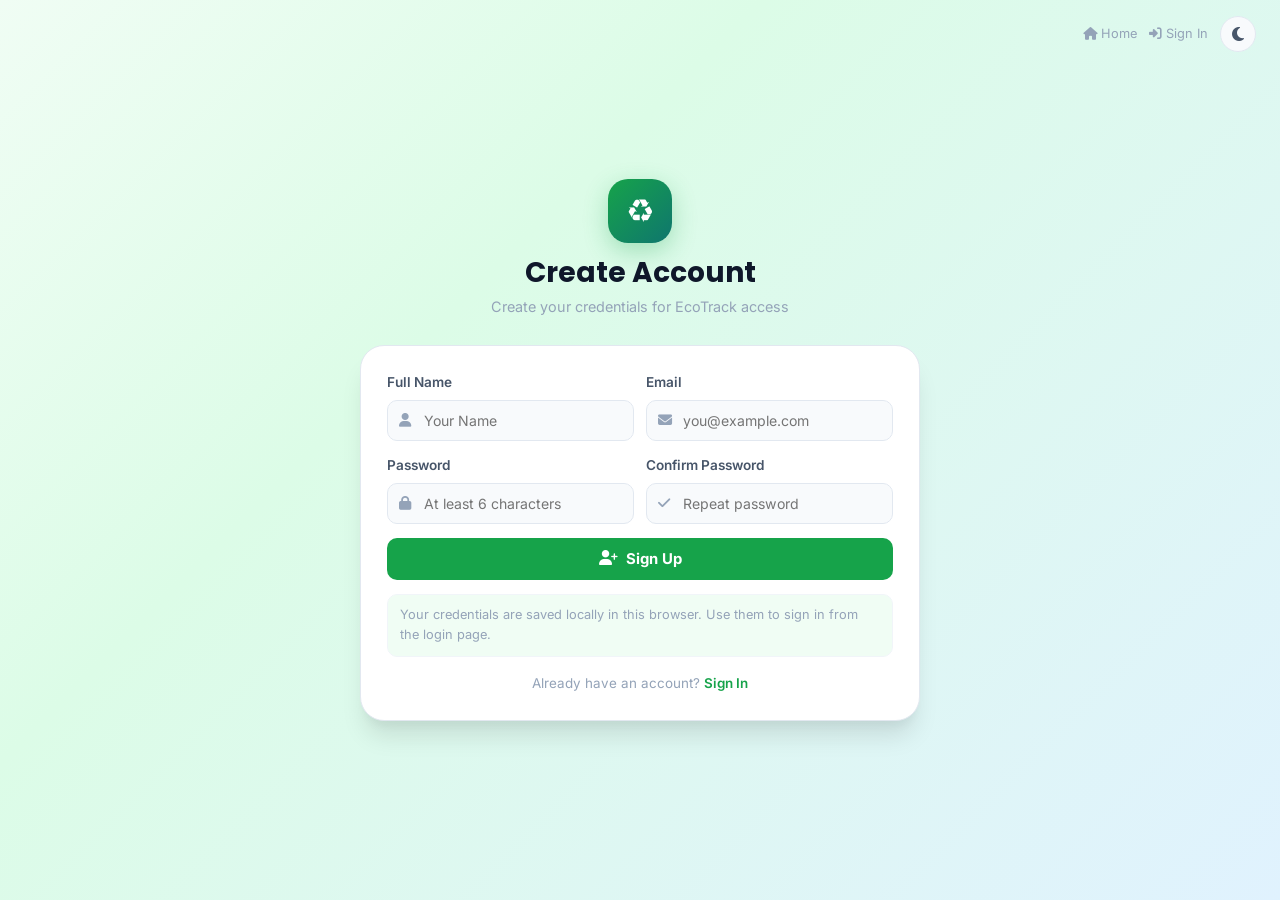
<file: pages/signup.html>
<!DOCTYPE html>
<html lang="en" data-theme="light">
<head>
  <meta charset="UTF-8" />
  <meta name="viewport" content="width=device-width, initial-scale=1.0" />
  <meta name="description" content="EcoTrack - Create your Admin or User account." />
  <title>Sign Up - EcoTrack Waste Management</title>
  <link rel="icon" href="data:image/svg+xml,<svg xmlns='http://www.w3.org/2000/svg' viewBox='0 0 100 100'><text y='.9em' font-size='90'>♻️</text></svg>" />
  <link rel="preconnect" href="https://fonts.googleapis.com" />
  <link href="https://fonts.googleapis.com/css2?family=Inter:wght@300;400;500;600;700;800&family=Poppins:wght@400;500;600;700;800&display=swap" rel="stylesheet" />
  <link rel="stylesheet" href="https://cdnjs.cloudflare.com/ajax/libs/font-awesome/6.5.0/css/all.min.css" />
  <link rel="stylesheet" href="../assets/css/style.css" />
  <link rel="stylesheet" href="../assets/css/dark-mode.css" />

  <style>
    body {
      min-height: 100vh;
      display: flex;
      align-items: center;
      justify-content: center;
      background: linear-gradient(135deg, #f0fdf4 0%, #dcfce7 35%, #e0f2fe 100%);
      padding: 24px;
    }

    .signup-wrap { width: 100%; max-width: 560px; }

    .top-bar {
      position: fixed;
      top: 0;
      right: 0;
      padding: 16px 24px;
      display: flex;
      align-items: center;
      gap: 12px;
    }

    .signup-logo { text-align: center; margin-bottom: 26px; }
    .signup-logo .logo-icon-lg {
      width: 64px;
      height: 64px;
      border-radius: 20px;
      background: linear-gradient(135deg, var(--primary), var(--secondary));
      color: #fff;
      font-size: 2rem;
      display: flex;
      align-items: center;
      justify-content: center;
      margin: 0 auto 12px;
      box-shadow: 0 8px 24px rgba(22, 163, 74, 0.3);
    }
    .signup-logo h1 { font-size: 1.75rem; color: var(--text-primary); margin-bottom: 4px; }
    .signup-logo p { font-size: 0.9rem; color: var(--text-muted); }

    .signup-card {
      background: var(--bg-card);
      border-radius: var(--radius-xl);
      border: 1px solid var(--border-color);
      box-shadow: var(--shadow-xl);
      overflow: hidden;
    }

    .role-tabs {
      display: flex;
      background: var(--bg-tertiary);
      border-bottom: 1px solid var(--border-color);
      padding: 8px;
      gap: 8px;
    }
    .role-tab {
      flex: 1;
      border: none;
      border-radius: 8px;
      padding: 10px;
      font-size: 0.88rem;
      font-weight: 600;
      cursor: pointer;
      color: var(--text-secondary);
      background: transparent;
      transition: var(--transition);
      font-family: var(--font-primary);
    }
    .role-tab.active {
      background: var(--bg-card);
      box-shadow: var(--shadow-sm);
      color: var(--text-primary);
    }
    .role-tab.admin.active { color: var(--danger); }
    .role-tab.user.active { color: var(--primary); }

    .signup-form-area { padding: 26px; }

    .role-banner {
      border-radius: var(--radius-md);
      padding: 14px 16px;
      margin-bottom: 18px;
      display: flex;
      gap: 12px;
      align-items: center;
      border: 1px solid transparent;
    }
    .role-banner.admin-banner {
      background: linear-gradient(135deg, #fee2e2, #fecaca);
      border-color: #fca5a5;
    }
    .role-banner.user-banner {
      background: linear-gradient(135deg, #dcfce7, #bbf7d0);
      border-color: #86efac;
    }
    .role-banner .icon {
      width: 40px;
      height: 40px;
      border-radius: 10px;
      display: inline-flex;
      align-items: center;
      justify-content: center;
      font-size: 1.1rem;
      background: rgba(255, 255, 255, 0.65);
    }
    .role-banner strong { display: block; font-size: 0.95rem; color: var(--text-primary); }
    .role-banner span { font-size: 0.8rem; color: var(--text-secondary); }

    .role-panel { display: none; }
    .role-panel.active { display: block; }

    .grid-2 {
      display: grid;
      grid-template-columns: 1fr 1fr;
      gap: 12px;
    }

    .form-group { margin-bottom: 14px; }
    .form-label {
      display: block;
      margin-bottom: 6px;
      font-size: 0.85rem;
      font-weight: 600;
      color: var(--text-secondary);
    }

    .input-wrap { position: relative; }
    .input-wrap i {
      position: absolute;
      top: 50%;
      left: 12px;
      transform: translateY(-50%);
      color: var(--text-muted);
      font-size: 0.88rem;
      pointer-events: none;
    }

    .form-input {
      width: 100%;
      border: 1.5px solid var(--border-color);
      border-radius: var(--radius-md);
      background: var(--bg-tertiary);
      color: var(--text-primary);
      padding: 11px 12px 11px 36px;
      font-size: 0.88rem;
      font-family: var(--font-primary);
      transition: var(--transition);
    }
    .form-input:focus {
      outline: none;
      border-color: var(--primary);
      background: var(--bg-card);
    }

    .btn-signup {
      width: 100%;
      border: none;
      border-radius: var(--radius-md);
      padding: 12px;
      font-size: 0.93rem;
      font-weight: 700;
      cursor: pointer;
      display: inline-flex;
      align-items: center;
      justify-content: center;
      gap: 8px;
      color: #fff;
      font-family: var(--font-primary);
      transition: var(--transition);
    }
    .btn-signup.admin-btn { background: var(--danger); }
    .btn-signup.admin-btn:hover { background: #dc2626; }
    .btn-signup.user-btn { background: var(--primary); }
    .btn-signup.user-btn:hover { background: var(--primary-dark); }

    .helper {
      margin-top: 14px;
      font-size: 0.8rem;
      color: var(--text-muted);
      background: var(--bg-secondary);
      border: 1px solid var(--border-light);
      border-radius: var(--radius-md);
      padding: 10px 12px;
    }

    .switch-link {
      text-align: center;
      margin-top: 16px;
      font-size: 0.84rem;
      color: var(--text-muted);
    }
    .switch-link a {
      color: var(--primary);
      text-decoration: none;
      font-weight: 600;
    }
    .switch-link a:hover { text-decoration: underline; }

    @media (max-width: 640px) {
      .grid-2 { grid-template-columns: 1fr; }
      .signup-form-area { padding: 20px; }
    }
  </style>
</head>
<body>
  <div class="top-bar">
    <a href="../index.html" style="font-size:0.8rem;color:var(--text-muted);text-decoration:none"><i class="fas fa-home"></i> Home</a>
    <a href="login.html" style="font-size:0.8rem;color:var(--text-muted);text-decoration:none"><i class="fas fa-right-to-bracket"></i> Sign In</a>
    <button class="theme-toggle" aria-label="Toggle theme" style="width:36px;height:36px;border-radius:var(--radius-full);border:1px solid var(--border-color);background:var(--bg-tertiary);color:var(--text-secondary);cursor:pointer;display:flex;align-items:center;justify-content:center">
      <i class="fas fa-moon"></i>
    </button>
  </div>

  <div class="signup-wrap">
    <div class="signup-logo">
      <div class="logo-icon-lg">♻</div>
      <h1>Create Account</h1>
      <p>Create your credentials for EcoTrack access</p>
    </div>

    <div class="signup-card">
      <div class="signup-form-area">
        <form onsubmit="handleSignup(event)" novalidate>
          <div class="grid-2">
            <div class="form-group">
              <label class="form-label" for="su-name">Full Name</label>
              <div class="input-wrap">
                <i class="fas fa-user"></i>
                <input class="form-input" id="su-name" type="text" placeholder="Your Name" required />
              </div>
            </div>
            <div class="form-group">
              <label class="form-label" for="su-email">Email</label>
              <div class="input-wrap">
                <i class="fas fa-envelope"></i>
                <input class="form-input" id="su-email" type="email" placeholder="you@example.com" required />
              </div>
            </div>
          </div>

          <div class="grid-2">
            <div class="form-group">
              <label class="form-label" for="su-password">Password</label>
              <div class="input-wrap">
                <i class="fas fa-lock"></i>
                <input class="form-input" id="su-password" type="password" minlength="6" placeholder="At least 6 characters" required />
              </div>
            </div>
            <div class="form-group">
              <label class="form-label" for="su-confirm">Confirm Password</label>
              <div class="input-wrap">
                <i class="fas fa-check"></i>
                <input class="form-input" id="su-confirm" type="password" minlength="6" placeholder="Repeat password" required />
              </div>
            </div>
          </div>

          <button type="submit" class="btn-signup user-btn">
            <i class="fas fa-user-plus"></i> Sign Up
          </button>
        </form>

        <div class="helper">
          Your credentials are saved locally in this browser. Use them to sign in from the login page.
        </div>

        <div class="switch-link">
          Already have an account? <a href="login.html">Sign In</a>
        </div>
      </div>
    </div>
  </div>

  <script src="../assets/js/main.js"></script>
  <script>
    const REGISTERED_USERS_KEY = 'ecotrack-registered-users';

    function getRegisteredUsers() {
      const raw = localStorage.getItem(REGISTERED_USERS_KEY);
      if (!raw) return {};
      try { return JSON.parse(raw); } catch { return {}; }
    }

    function saveRegisteredUsers(users) {
      localStorage.setItem(REGISTERED_USERS_KEY, JSON.stringify(users));
    }

    function isValidEmail(email) {
      return /^[^\s@]+@[^\s@]+\.[^\s@]+$/.test(email);
    }

    function handleSignup(event) {
      event.preventDefault();

      const name     = document.getElementById('su-name').value.trim();
      const email    = document.getElementById('su-email').value.trim();
      const password = document.getElementById('su-password').value;
      const confirm  = document.getElementById('su-confirm').value;

      if (!name || !email || !password || !confirm) {
        alert('Please fill all fields.');
        return;
      }
      if (!isValidEmail(email)) {
        alert('Please enter a valid email address.');
        return;
      }
      if (password.length < 6) {
        alert('Password must be at least 6 characters.');
        return;
      }
      if (password !== confirm) {
        alert('Passwords do not match.');
        return;
      }

      const users = getRegisteredUsers();
      users['user'] = { name, email, password, createdAt: new Date().toISOString() };
      saveRegisteredUsers(users);

      window.EcoTrack?.Toast.show('Account created successfully!', 'success', 1800);
      setTimeout(() => {
        window.location.href = '../index.html';
      }, 700);
    }
  </script>
</body>
</html>
</file>
<file: assets/css/style.css>
/* ============================================================
   ECOTRACK - Waste Management & Recycling Solutions
   Main Stylesheet
   ============================================================ */

/* --- Google Fonts Import --- */
@import url('https://fonts.googleapis.com/css2?family=Inter:wght@300;400;500;600;700;800&family=Poppins:wght@400;500;600;700;800&display=swap');

/* --- CSS Variables (Light Theme) --- */
:root {
  --primary: #16a34a;
  --primary-dark: #15803d;
  --primary-light: #bbf7d0;
  --secondary: #0f766e;
  --accent: #f59e0b;
  --accent-dark: #d97706;
  --danger: #ef4444;
  --warning: #f59e0b;
  --success: #22c55e;
  --info: #3b82f6;

  --bg-primary: #ffffff;
  --bg-secondary: #f0fdf4;
  --bg-tertiary: #f8fafc;
  --bg-card: #ffffff;

  --text-primary: #0f172a;
  --text-secondary: #475569;
  --text-muted: #94a3b8;
  --text-inverse: #ffffff;

  --border-color: #e2e8f0;
  --border-light: #f1f5f9;
  --shadow-sm: 0 1px 3px rgba(0,0,0,0.08), 0 1px 2px rgba(0,0,0,0.06);
  --shadow-md: 0 4px 6px -1px rgba(0,0,0,0.1), 0 2px 4px -1px rgba(0,0,0,0.06);
  --shadow-lg: 0 10px 15px -3px rgba(0,0,0,0.1), 0 4px 6px -2px rgba(0,0,0,0.05);
  --shadow-xl: 0 20px 25px -5px rgba(0,0,0,0.1), 0 10px 10px -5px rgba(0,0,0,0.04);

  --radius-sm: 6px;
  --radius-md: 10px;
  --radius-lg: 16px;
  --radius-xl: 24px;
  --radius-full: 9999px;

  --navbar-height: 88px;
  --transition: all 0.3s cubic-bezier(0.4,0,0.2,1);
  --font-primary: 'Inter', sans-serif;
  --font-heading: 'Poppins', sans-serif;
}

/* --- Reset & Base --- */
*, *::before, *::after { box-sizing: border-box; margin: 0; padding: 0; }

html { scroll-behavior: smooth; font-size: 16px; }

body {
  font-family: var(--font-primary);
  background-color: var(--bg-primary);
  color: var(--text-primary);
  line-height: 1.6;
  overflow-x: hidden;
  transition: background-color 0.3s, color 0.3s;
}

h1, h2, h3, h4, h5, h6 {
  font-family: var(--font-heading);
  line-height: 1.25;
  font-weight: 700;
  color: var(--text-primary);
}

h1 { font-size: clamp(2rem, 5vw, 3.5rem); }
h2 { font-size: clamp(1.6rem, 3.5vw, 2.5rem); }
h3 { font-size: clamp(1.2rem, 2.5vw, 1.75rem); }
h4 { font-size: 1.25rem; }
h5 { font-size: 1.1rem; }
h6 { font-size: 1rem; }

p { color: var(--text-secondary); font-size: 1rem; line-height: 1.75; }

a { text-decoration: none; color: var(--primary); transition: var(--transition); }
a:hover { color: var(--primary-dark); }

img { max-width: 100%; height: auto; display: block; }

ul, ol { list-style: none; }

/* --- Utility Classes --- */
.container { width: 100%; max-width: 1280px; margin: 0 auto; padding: 0 24px; }
.section-padding { padding: 96px 0; }
.section-padding-sm { padding: 64px 0; }
.text-center { text-align: center; }
.text-left { text-align: left; }
.flex { display: flex; }
.flex-center { display: flex; align-items: center; justify-content: center; }
.grid { display: grid; }
.hidden { display: none !important; }

.badge {
  display: inline-flex;
  align-items: center;
  gap: 6px;
  padding: 6px 14px;
  border-radius: var(--radius-full);
  font-size: 0.8rem;
  font-weight: 600;
  letter-spacing: 0.04em;
  text-transform: uppercase;
}

.badge-primary { background: var(--primary-light); color: var(--primary-dark); }
.badge-accent { background: #fef3c7; color: #92400e; }

.section-label {
  display: inline-flex;
  align-items: center;
  gap: 8px;
  font-size: 0.85rem;
  font-weight: 600;
  color: var(--primary);
  text-transform: uppercase;
  letter-spacing: 0.08em;
  margin-bottom: 12px;
}

.section-title {
  font-size: clamp(1.8rem, 3vw, 2.6rem);
  font-weight: 800;
  color: var(--text-primary);
  margin-bottom: 16px;
  line-height: 1.2;
}

.section-subtitle {
  font-size: 1.05rem;
  color: var(--text-secondary);
  max-width: 580px;
  margin: 0 auto 48px;
  line-height: 1.75;
}

/* --- Buttons --- */
.btn {
  display: inline-flex;
  align-items: center;
  justify-content: center;
  gap: 8px;
  padding: 13px 28px;
  border-radius: var(--radius-md);
  font-weight: 600;
  font-size: 0.95rem;
  font-family: var(--font-primary);
  border: 2px solid transparent;
  cursor: pointer;
  transition: var(--transition);
  text-decoration: none;
  white-space: nowrap;
  min-height: 48px;
}

.btn-primary {
  background: var(--primary);
  color: #fff;
  border-color: var(--primary);
}
.btn-primary:hover {
  background: var(--primary-dark);
  border-color: var(--primary-dark);
  color: #fff;
  transform: translateY(-2px);
  box-shadow: 0 8px 20px rgba(22,163,74,0.35);
}

.btn-secondary {
  background: transparent;
  color: var(--primary);
  border-color: var(--primary);
}
.btn-secondary:hover {
  background: var(--primary);
  color: #fff;
  transform: translateY(-2px);
}

.btn-accent {
  background: var(--accent);
  color: #fff;
  border-color: var(--accent);
}
.btn-accent:hover {
  background: var(--accent-dark);
  border-color: var(--accent-dark);
  color: #fff;
  transform: translateY(-2px);
}

.btn-outline-white {
  background: transparent;
  color: #fff;
  border-color: rgba(255,255,255,0.6);
}
.btn-outline-white:hover {
  background: rgba(255,255,255,0.15);
  color: #fff;
}

.btn-lg { padding: 16px 36px; font-size: 1.05rem; }
.btn-sm { padding: 9px 18px; font-size: 0.85rem; min-height: 36px; }
.btn-icon { padding: 12px; min-height: 44px; min-width: 44px; }

/* --- Navbar --- */
.navbar {
  position: fixed;
  top: 0;
  left: 0;
  right: 0;
  height: var(--navbar-height);
  background: #ffffff;
  backdrop-filter: blur(16px);
  -webkit-backdrop-filter: blur(16px);
  border-bottom: 1px solid #e5e7eb;
  box-shadow: 0 2px 20px rgba(0,0,0,0.08);
  z-index: 1000;
  transition: var(--transition);
}

.navbar::after {
  content: '';
  position: absolute;
  bottom: 0;
  left: 0;
  right: 0;
  height: 2px;
  background: linear-gradient(90deg, transparent, rgba(22,163,74,0.4) 20%, #16a34a 50%, rgba(22,163,74,0.4) 80%, transparent);
}

.navbar.scrolled {
  background: #ffffff;
  box-shadow: 0 4px 24px rgba(0,0,0,0.12);
}

.navbar-inner {
  display: flex;
  align-items: center;
  justify-content: space-between;
  height: 100%;
  gap: 24px;
}

.navbar-logo {
  display: flex;
  align-items: center;
  gap: 10px;
  text-decoration: none;
  flex-shrink: 0;
}

.logo-icon {
  width: 42px;
  height: 42px;
  background: linear-gradient(135deg, var(--primary), var(--secondary));
  border-radius: var(--radius-md);
  display: flex;
  align-items: center;
  justify-content: center;
  font-size: 1.3rem;
  color: white;
  box-shadow: 0 4px 12px rgba(22,163,74,0.3);
}

.logo-text { display: flex; flex-direction: column; }
.logo-name {
  font-family: var(--font-heading);
  font-weight: 800;
  font-size: 1.2rem;
  color: var(--text-primary);
  line-height: 1;
}
.logo-tagline {
  font-size: 0.68rem;
  color: var(--primary);
  font-weight: 600;
  letter-spacing: 0.05em;
  text-transform: uppercase;
  line-height: 1.2;
}

.nav-menu {
  display: flex;
  align-items: center;
  gap: 4px;
  flex: 1;
  justify-content: center;
}

.nav-link {
  padding: 8px 16px;
  font-size: 0.9rem;
  font-weight: 500;
  color: var(--text-secondary);
  border-radius: var(--radius-sm);
  transition: var(--transition);
  position: relative;
  white-space: nowrap;
}

.nav-link:hover {
  color: var(--primary);
  background: rgba(22,163,74,0.07);
}

.nav-link.active {
  color: var(--primary);
  background: rgba(22,163,74,0.1);
  font-weight: 600;
}

.nav-chevron {
  font-size: 0.7rem;
  margin-inline-start: 3px;
}

.nav-dropdown {
  position: relative;
}

.nav-dropdown-menu {
  position: absolute;
  top: calc(100% + 8px);
  left: 50%;
  transform: translateX(-50%) translateY(-10px);
  min-width: 220px;
  background: var(--bg-card);
  border: 1px solid var(--border-color);
  border-radius: var(--radius-lg);
  box-shadow: var(--shadow-xl);
  padding: 8px;
  opacity: 0;
  visibility: hidden;
  transition: var(--transition);
  z-index: 100;
}

.nav-dropdown:hover .nav-dropdown-menu {
  opacity: 1;
  visibility: visible;
  transform: translateX(-50%) translateY(0);
}

.nav-dropdown-item {
  display: flex;
  align-items: center;
  gap: 10px;
  padding: 10px 14px;
  border-radius: var(--radius-sm);
  color: var(--text-secondary);
  font-size: 0.88rem;
  font-weight: 500;
  transition: var(--transition);
}

.nav-dropdown-item:hover {
  background: var(--bg-secondary);
  color: var(--primary);
}

.nav-dropdown-item i { color: var(--primary); font-size: 0.95rem; }

/* Navbar overrides for light navbar */
.navbar .theme-toggle {
  border-color: var(--border-color);
  background: var(--bg-tertiary);
  color: var(--text-secondary);
}
.navbar .theme-toggle:hover {
  background: var(--bg-secondary);
  color: var(--primary);
}
.navbar .rtl-toggle {
  border: 1px solid var(--border-color);
  background: var(--bg-tertiary);
  color: var(--text-secondary);
  border-radius: var(--radius-sm);
  min-height: 40px;
  padding: 0 12px;
  font-size: 0.78rem;
  font-weight: 700;
  line-height: 1;
}
.navbar .rtl-toggle:hover {
  background: var(--bg-secondary);
  border-color: var(--primary-light);
  color: var(--primary);
}
.navbar .hamburger span {
  background: var(--text-primary);
}

.navbar-actions {
  display: flex;
  align-items: center;
  gap: 10px;
  flex-shrink: 0;
}

.theme-toggle {
  width: 40px;
  height: 40px;
  border-radius: var(--radius-full);
  border: 1px solid var(--border-color);
  background: var(--bg-tertiary);
  cursor: pointer;
  display: flex;
  align-items: center;
  justify-content: center;
  font-size: 1rem;
  color: var(--text-secondary);
  transition: var(--transition);
}
.theme-toggle:hover { background: var(--bg-secondary); color: var(--primary); }

.nav-login-btn {
  min-height: 40px;
  padding: 0 14px;
  gap: 7px;
}

.nav-login-btn.authenticated {
  border-color: var(--primary-light);
  color: var(--primary-dark);
  background: rgba(22,163,74,0.12);
}

.auth-open {
  overflow: hidden;
}

.auth-modal {
  position: fixed;
  inset: 0;
  z-index: 1200;
  display: none;
}

.auth-modal.open {
  display: block;
}

.auth-modal-backdrop {
  position: absolute;
  inset: 0;
  background: rgba(2, 6, 23, 0.58);
  backdrop-filter: blur(2px);
}

.auth-modal-card {
  position: relative;
  width: min(460px, calc(100% - 32px));
  margin: 8vh auto;
  border-radius: var(--radius-xl);
  background: var(--bg-card);
  border: 1px solid var(--border-color);
  box-shadow: var(--shadow-xl);
  padding: 28px;
}

.auth-close {
  position: absolute;
  top: 10px;
  right: 10px;
  width: 34px;
  height: 34px;
  border-radius: 50%;
  border: 1px solid var(--border-color);
  background: var(--bg-tertiary);
  color: var(--text-secondary);
  cursor: pointer;
}

.auth-title {
  font-size: 1.6rem;
  margin-bottom: 0.35rem;
}

.auth-subtitle {
  font-size: 0.95rem;
  color: var(--text-secondary);
  margin-bottom: 1.2rem;
}

.auth-group {
  margin-bottom: 0.95rem;
}

.auth-form .form-control {
  width: 100%;
}

.auth-error {
  display: block;
  min-height: 18px;
  margin-top: 0.28rem;
  color: var(--danger);
  font-size: 0.8rem;
}

.auth-remember {
  display: inline-flex;
  align-items: center;
  gap: 8px;
  font-size: 0.88rem;
  color: var(--text-secondary);
  margin: 0.4rem 0 0.9rem;
}

.auth-submit {
  width: 100%;
}

.auth-helper {
  font-size: 0.78rem;
  color: var(--text-muted);
  margin-top: 0.85rem;
}

.auth-account-card {
  border: 1px solid var(--border-color);
  border-radius: var(--radius-lg);
  padding: 14px;
  display: flex;
  align-items: center;
  gap: 12px;
  background: var(--bg-tertiary);
}

.auth-account-icon {
  font-size: 2.1rem;
  color: var(--primary);
}

.auth-account-name {
  font-weight: 700;
  margin: 0;
}

.auth-account-email {
  margin: 0;
  font-size: 0.9rem;
  color: var(--text-secondary);
}

.auth-account-actions {
  margin-top: 1rem;
  display: flex;
  justify-content: flex-end;
  gap: 0.6rem;
  flex-wrap: wrap;
}

.hamburger {
  display: none;
  flex-direction: column;
  gap: 5px;
  cursor: pointer;
  padding: 8px;
  border-radius: var(--radius-sm);
  border: none;
  background: none;
  min-height: 44px;
  min-width: 44px;
  align-items: center;
  justify-content: center;
}

.hamburger span {
  display: block;
  width: 22px;
  height: 2px;
  background: var(--text-primary);
  border-radius: 2px;
  transition: var(--transition);
}

.hamburger.active span:nth-child(1) { transform: translateY(7px) rotate(45deg); }
.hamburger.active span:nth-child(2) { opacity: 0; transform: scaleX(0); }
.hamburger.active span:nth-child(3) { transform: translateY(-7px) rotate(-45deg); }

/* --- Hero Section --- */
.hero {
  min-height: 100vh;
  display: flex;
  align-items: center;
  padding-top: var(--navbar-height);
  position: relative;
  overflow: hidden;
}

.hero-bg {
  position: absolute;
  inset: 0;
  background: linear-gradient(135deg, #052e16 0%, #14532d 40%, #166534 70%, #15803d 100%);
  z-index: 0;
}

.hero-bg::after {
  content: '';
  position: absolute;
  inset: 0;
  background:
    radial-gradient(circle at 20% 50%, rgba(34,197,94,0.15) 0%, transparent 50%),
    radial-gradient(circle at 80% 20%, rgba(16,185,129,0.12) 0%, transparent 40%),
    radial-gradient(circle at 50% 80%, rgba(245,158,11,0.08) 0%, transparent 40%);
}

.hero-pattern {
  position: absolute;
  inset: 0;
  background-image: url("data:image/svg+xml,%3Csvg width='60' height='60' viewBox='0 0 60 60' xmlns='http://www.w3.org/2000/svg'%3E%3Cg fill='none' fill-rule='evenodd'%3E%3Cg fill='%23ffffff' fill-opacity='0.03'%3E%3Cpath d='M36 34v-4h-2v4h-4v2h4v4h2v-4h4v-2h-4zm0-30V0h-2v4h-4v2h4v4h2V6h4V4h-4zM6 34v-4H4v4H0v2h4v4h2v-4h4v-2H6zM6 4V0H4v4H0v2h4v4h2V6h4V4H6z'/%3E%3C/g%3E%3C/g%3E%3C/svg%3E");
}

.hero-content {
  position: relative;
  z-index: 1;
  display: grid;
  grid-template-columns: 1fr 1fr;
  gap: 64px;
  align-items: center;
  padding: 80px 0;
}

.hero-text .badge {
  background: rgba(255,255,255,0.1);
  color: #86efac;
  border: 1px solid rgba(134,239,172,0.3);
  margin-bottom: 24px;
}

.hero-title {
  font-size: clamp(2.4rem, 5vw, 3.8rem);
  font-weight: 800;
  color: #ffffff;
  line-height: 1.15;
  margin-bottom: 24px;
}

.hero-title .highlight {
  color: #86efac;
  position: relative;
}

.hero-desc {
  font-size: 1.1rem;
  color: rgba(255,255,255,0.75);
  line-height: 1.8;
  margin-bottom: 40px;
  max-width: 500px;
}

.hero-cta {
  display: flex;
  gap: 16px;
  flex-wrap: wrap;
  margin-bottom: 48px;
}

.hero-stats {
  display: flex;
  gap: 32px;
  flex-wrap: wrap;
}

.hero-stat {
  display: flex;
  flex-direction: column;
}

.hero-stat .number {
  font-size: 1.8rem;
  font-weight: 800;
  color: #86efac;
  font-family: var(--font-heading);
  line-height: 1;
}

.hero-stat .label {
  font-size: 0.8rem;
  color: rgba(255,255,255,0.6);
  margin-top: 4px;
  text-transform: uppercase;
  letter-spacing: 0.05em;
}

.hero-image-wrapper {
  position: relative;
  z-index: 1;
}

.hero-image-card {
  border-radius: var(--radius-xl);
  overflow: hidden;
  box-shadow: 0 32px 64px rgba(0,0,0,0.4);
  position: relative;
}

.hero-image-card img {
  width: 100%;
  height: 500px;
  object-fit: cover;
}

.hero-float-card {
  position: absolute;
  background: rgba(255,255,255,0.97);
  backdrop-filter: blur(10px);
  border-radius: var(--radius-lg);
  padding: 16px 20px;
  box-shadow: var(--shadow-xl);
  display: flex;
  align-items: center;
  gap: 12px;
}

.hero-float-card.card-1 {
  bottom: -20px;
  left: -32px;
}

.hero-float-card.card-2 {
  top: -20px;
  right: -24px;
}

.float-icon {
  width: 44px;
  height: 44px;
  border-radius: var(--radius-md);
  display: flex;
  align-items: center;
  justify-content: center;
  font-size: 1.3rem;
}

.float-icon.green { background: var(--primary-light); color: var(--primary-dark); }
.float-icon.amber { background: #fef3c7; color: #92400e; }

.float-info .title { font-weight: 700; font-size: 0.9rem; color: var(--text-primary); }
.float-info .value { font-size: 0.8rem; color: var(--text-secondary); }

/* --- Stats Strip --- */
.stats-strip {
  background: var(--primary);
  padding: 32px 0;
}

.stats-grid {
  display: grid;
  grid-template-columns: repeat(4, 1fr);
  gap: 24px;
  text-align: center;
}

.stat-item .stat-number {
  font-size: 2.2rem;
  font-weight: 800;
  color: #fff;
  font-family: var(--font-heading);
  line-height: 1;
}

.stat-item .stat-label {
  font-size: 0.85rem;
  color: rgba(255,255,255,0.75);
  margin-top: 6px;
  font-weight: 500;
}

/* --- Features Section --- */
.features-grid {
  display: grid;
  grid-template-columns: repeat(3, 1fr);
  gap: 28px;
}

.feature-card {
  background: var(--bg-card);
  border: 1px solid var(--border-color);
  border-radius: var(--radius-lg);
  padding: 36px 28px;
  transition: var(--transition);
  position: relative;
  overflow: hidden;
}

.feature-card::before {
  content: '';
  position: absolute;
  top: 0;
  left: 0;
  right: 0;
  height: 3px;
  background: linear-gradient(90deg, var(--primary), var(--secondary));
  transform: scaleX(0);
  transition: var(--transition);
}

.feature-card:hover {
  box-shadow: var(--shadow-xl);
  transform: translateY(-6px);
  border-color: var(--primary-light);
}

.feature-card:hover::before { transform: scaleX(1); }

.feature-icon {
  width: 60px;
  height: 60px;
  background: var(--bg-secondary);
  border-radius: var(--radius-md);
  display: flex;
  align-items: center;
  justify-content: center;
  font-size: 1.6rem;
  color: var(--primary);
  margin-bottom: 20px;
  transition: var(--transition);
}

.feature-card:hover .feature-icon {
  background: var(--primary);
  color: #fff;
  transform: scale(1.1);
}

.feature-card h3 {
  font-size: 1.15rem;
  margin-bottom: 12px;
  color: var(--text-primary);
}

.feature-card p { font-size: 0.9rem; line-height: 1.7; }

/* --- Services Section --- */
.services-bg { background: var(--bg-secondary); }

.services-grid {
  display: grid;
  grid-template-columns: repeat(auto-fit, minmax(300px, 1fr));
  gap: 28px;
}

.service-card {
  background: var(--bg-card);
  border-radius: var(--radius-lg);
  overflow: hidden;
  box-shadow: var(--shadow-sm);
  transition: var(--transition);
  border: 1px solid var(--border-color);
}

.service-card:hover {
  box-shadow: var(--shadow-xl);
  transform: translateY(-8px);
}

.service-card-img {
  position: relative;
  height: 220px;
  overflow: hidden;
}

.service-card-img img {
  width: 100%;
  height: 100%;
  object-fit: cover;
  transition: transform 0.5s ease;
}

.service-card:hover .service-card-img img { transform: scale(1.08); }

.service-tag {
  position: absolute;
  top: 16px;
  left: 16px;
  background: var(--primary);
  color: #fff;
  font-size: 0.75rem;
  font-weight: 700;
  padding: 5px 12px;
  border-radius: var(--radius-full);
  text-transform: uppercase;
  letter-spacing: 0.05em;
}

.service-card-body { padding: 28px; }
.service-card-body h3 { font-size: 1.2rem; margin-bottom: 10px; }
.service-card-body p { font-size: 0.9rem; line-height: 1.7; margin-bottom: 20px; }

.service-list {
  display: flex;
  flex-direction: column;
  gap: 8px;
  margin-bottom: 24px;
}

.service-list li {
  display: flex;
  align-items: center;
  gap: 8px;
  font-size: 0.875rem;
  color: var(--text-secondary);
}

.service-list li i { color: var(--primary); font-size: 0.8rem; }

/* --- How It Works --- */
.process-grid {
  display: grid;
  grid-template-columns: repeat(4, 1fr);
  gap: 32px;
  position: relative;
}

.process-grid::before {
  content: '';
  position: absolute;
  top: 36px;
  left: 10%;
  right: 10%;
  height: 2px;
  background: linear-gradient(90deg, var(--primary), var(--secondary));
  z-index: 0;
}

.process-step {
  text-align: center;
  position: relative;
  z-index: 1;
}

.step-number {
  width: 72px;
  height: 72px;
  background: var(--bg-card);
  border: 3px solid var(--primary);
  border-radius: 50%;
  display: flex;
  align-items: center;
  justify-content: center;
  font-size: 1.5rem;
  color: var(--primary);
  margin: 0 auto 20px;
  font-weight: 800;
  font-family: var(--font-heading);
  transition: var(--transition);
  position: relative;
}

.process-step:hover .step-number {
  background: var(--primary);
  color: #fff;
  transform: scale(1.1);
}

.process-step h4 { font-size: 1.05rem; margin-bottom: 10px; }
.process-step p { font-size: 0.875rem; }

/* --- Testimonials --- */
.testimonials-bg { background: var(--bg-secondary); }

.testimonials-grid {
  display: grid;
  grid-template-columns: repeat(3, 1fr);
  gap: 28px;
}

.testimonial-card {
  background: var(--bg-card);
  border-radius: var(--radius-lg);
  padding: 32px;
  border: 1px solid var(--border-color);
  transition: var(--transition);
  position: relative;
}

.testimonial-card::before {
  content: '\201C';
  position: absolute;
  top: 20px;
  right: 24px;
  font-size: 5rem;
  color: var(--primary-light);
  font-family: Georgia, serif;
  line-height: 1;
}

.testimonial-card:hover {
  box-shadow: var(--shadow-lg);
  transform: translateY(-4px);
}

.testimonial-rating {
  display: flex;
  gap: 4px;
  margin-bottom: 16px;
}

.testimonial-rating i { color: var(--accent); font-size: 0.9rem; }

.testimonial-text {
  font-size: 0.95rem;
  line-height: 1.8;
  color: var(--text-secondary);
  margin-bottom: 24px;
  font-style: italic;
}

.testimonial-author {
  display: flex;
  align-items: center;
  gap: 14px;
}

.author-avatar {
  width: 52px;
  height: 52px;
  border-radius: 50%;
  object-fit: cover;
  border: 3px solid var(--primary-light);
}

.author-name { font-weight: 700; font-size: 0.95rem; color: var(--text-primary); }
.author-role { font-size: 0.8rem; color: var(--text-muted); }

/* --- CTA Banner --- */
.cta-banner {
  background: linear-gradient(135deg, #052e16, #14532d, #15803d);
  padding: 80px 0;
  position: relative;
  overflow: hidden;
}

.cta-banner::before {
  content: '';
  position: absolute;
  top: -100px;
  right: -100px;
  width: 400px;
  height: 400px;
  background: rgba(134,239,172,0.08);
  border-radius: 50%;
}

.cta-content { position: relative; z-index: 1; text-align: center; }
.cta-content h2 { color: #fff; margin-bottom: 16px; }
.cta-content p { color: rgba(255,255,255,0.75); font-size: 1.1rem; margin-bottom: 36px; max-width: 560px; margin-left: auto; margin-right: auto; }
.cta-buttons { display: flex; gap: 16px; justify-content: center; flex-wrap: wrap; }

/* --- Footer --- */
.footer {
  background: #0a0f0d;
  color: rgba(255,255,255,0.8);
  padding: 72px 0 0;
}

.footer-grid {
  display: grid;
  grid-template-columns: 2fr 1fr 1fr 1fr;
  gap: 48px;
  margin-bottom: 48px;
}

.footer-brand .logo-name { color: #fff; }
.footer-brand .logo-tagline { color: var(--primary); }
.footer-desc {
  font-size: 0.9rem;
  line-height: 1.8;
  color: rgba(255,255,255,0.6);
  margin: 16px 0 24px;
  max-width: 300px;
}

.footer-socials { display: flex; gap: 10px; }
.social-btn {
  width: 40px;
  height: 40px;
  background: rgba(255,255,255,0.08);
  border-radius: var(--radius-sm);
  display: flex;
  align-items: center;
  justify-content: center;
  color: rgba(255,255,255,0.7);
  font-size: 0.95rem;
  transition: var(--transition);
  border: 1px solid rgba(255,255,255,0.1);
}
.social-btn:hover { background: var(--primary); color: #fff; border-color: var(--primary); }

.footer-col h4 {
  font-size: 0.95rem;
  font-weight: 700;
  color: #fff;
  margin-bottom: 20px;
  text-transform: uppercase;
  letter-spacing: 0.06em;
}

.footer-links { display: flex; flex-direction: column; gap: 10px; }
.footer-links a {
  font-size: 0.875rem;
  color: rgba(255,255,255,0.6);
  transition: var(--transition);
  display: flex;
  align-items: center;
  gap: 6px;
}
.footer-links a:hover { color: var(--primary); padding-left: 4px; }

.footer-contact { display: flex; flex-direction: column; gap: 12px; }
.footer-contact-item { display: flex; align-items: flex-start; gap: 12px; }
.footer-contact-item i { color: var(--primary); margin-top: 2px; font-size: 0.9rem; }
.footer-contact-item span { font-size: 0.875rem; color: rgba(255,255,255,0.6); line-height: 1.5; }

.footer-bottom {
  border-top: 1px solid rgba(255,255,255,0.08);
  padding: 24px 0;
  display: flex;
  align-items: center;
  justify-content: space-between;
  flex-wrap: wrap;
  gap: 12px;
}

.footer-bottom p { font-size: 0.85rem; color: rgba(255,255,255,0.45); }
.footer-bottom a { color: var(--primary); }

/* --- Cards --- */
.card {
  background: var(--bg-card);
  border: 1px solid var(--border-color);
  border-radius: var(--radius-lg);
  padding: 24px;
  transition: var(--transition);
}
.card:hover { box-shadow: var(--shadow-md); }

/* --- Forms --- */
.form-group { margin-bottom: 20px; }
.form-label {
  display: block;
  font-size: 0.875rem;
  font-weight: 600;
  color: var(--text-primary);
  margin-bottom: 8px;
}
.form-control {
  width: 100%;
  padding: 12px 16px;
  border: 1.5px solid var(--border-color);
  border-radius: var(--radius-md);
  background: var(--bg-primary);
  color: var(--text-primary);
  font-family: var(--font-primary);
  font-size: 0.95rem;
  transition: var(--transition);
  min-height: 48px;
}
.form-control:focus {
  outline: none;
  border-color: var(--primary);
  box-shadow: 0 0 0 3px rgba(22,163,74,0.12);
}
.form-control::placeholder { color: var(--text-muted); }
.form-control.error { border-color: var(--danger); }
.form-error {
  font-size: 0.8rem;
  color: var(--danger);
  margin-top: 5px;
  display: flex;
  align-items: center;
  gap: 4px;
}

textarea.form-control { resize: vertical; min-height: 140px; }
select.form-control { appearance: none; cursor: pointer; }

/* --- Page Header --- */
.page-header {
  background: linear-gradient(135deg, #052e16, #14532d);
  padding: 120px 0 64px;
  text-align: center;
  position: relative;
  overflow: hidden;
}

.page-header::after {
  content: '';
  position: absolute;
  bottom: 0;
  left: 0;
  right: 0;
  height: 60px;
  background: var(--bg-primary);
  clip-path: ellipse(55% 100% at 50% 100%);
}

.page-header h1 { color: #fff; margin-bottom: 14px; }
.page-header p { color: rgba(255,255,255,0.75); font-size: 1.1rem; max-width: 560px; margin: 0 auto; }

.breadcrumb {
  display: flex;
  align-items: center;
  gap: 8px;
  justify-content: center;
  margin-top: 16px;
}
.breadcrumb a { color: rgba(255,255,255,0.6); font-size: 0.875rem; }
.breadcrumb a:hover { color: #86efac; }
.breadcrumb span { color: rgba(255,255,255,0.4); font-size: 0.875rem; }
.breadcrumb .current { color: #86efac; font-size: 0.875rem; }

/* --- Toast Notifications --- */
.toast-container {
  position: fixed;
  bottom: 24px;
  right: 24px;
  z-index: 9999;
  display: flex;
  flex-direction: column;
  gap: 12px;
}

.toast {
  background: var(--bg-card);
  border: 1px solid var(--border-color);
  border-radius: var(--radius-md);
  padding: 14px 18px;
  box-shadow: var(--shadow-xl);
  display: flex;
  align-items: center;
  gap: 12px;
  min-width: 300px;
  animation: toastIn 0.3s ease forwards;
  font-size: 0.9rem;
}

.toast.success { border-left: 4px solid var(--success); }
.toast.error { border-left: 4px solid var(--danger); }
.toast.info { border-left: 4px solid var(--info); }

@keyframes toastIn {
  from { opacity: 0; transform: translateX(100%); }
  to { opacity: 1; transform: translateX(0); }
}

/* --- Skeleton Loader --- */
.skeleton {
  background: linear-gradient(90deg, var(--bg-tertiary) 25%, var(--border-light) 50%, var(--bg-tertiary) 75%);
  background-size: 200% 100%;
  animation: shimmer 1.5s infinite;
  border-radius: var(--radius-sm);
}

@keyframes shimmer {
  0% { background-position: -200% 0; }
  100% { background-position: 200% 0; }
}

/* --- Dashboard Layout --- */
.dashboard-layout {
  display: flex;
  min-height: 100vh;
  padding-top: var(--navbar-height);
}

.sidebar {
  width: 260px;
  background: var(--bg-card);
  border-right: 1px solid var(--border-color);
  position: fixed;
  top: var(--navbar-height);
  left: 0;
  height: calc(100vh - var(--navbar-height));
  overflow-y: auto;
  transition: var(--transition);
  z-index: 100;
  padding: 24px 0;
}

.sidebar::-webkit-scrollbar { width: 4px; }
.sidebar::-webkit-scrollbar-track { background: transparent; }
.sidebar::-webkit-scrollbar-thumb { background: var(--border-color); border-radius: 4px; }

.sidebar-section { margin-bottom: 8px; padding: 0 12px; }
.sidebar-section-title {
  font-size: 0.7rem;
  font-weight: 700;
  color: var(--text-muted);
  text-transform: uppercase;
  letter-spacing: 0.1em;
  padding: 8px 12px;
  margin-bottom: 4px;
}

.sidebar-link {
  display: flex;
  align-items: center;
  gap: 12px;
  padding: 11px 12px;
  border-radius: var(--radius-sm);
  color: var(--text-secondary);
  font-size: 0.9rem;
  font-weight: 500;
  transition: var(--transition);
  cursor: pointer;
  border: none;
  background: none;
  width: 100%;
  text-align: left;
}

.sidebar-link:hover, .sidebar-link.active {
  background: var(--bg-secondary);
  color: var(--primary);
}

.sidebar-link.active { font-weight: 600; }
.sidebar-link i { font-size: 1rem; width: 18px; text-align: center; }

.sidebar-badge {
  margin-left: auto;
  background: var(--primary);
  color: #fff;
  font-size: 0.7rem;
  font-weight: 700;
  padding: 2px 7px;
  border-radius: var(--radius-full);
  min-width: 20px;
  text-align: center;
}

.dashboard-main {
  flex: 1;
  margin-left: 260px;
  padding: 32px;
  min-height: calc(100vh - var(--navbar-height));
  background: var(--bg-tertiary);
}

.dashboard-header {
  display: flex;
  align-items: center;
  justify-content: space-between;
  margin-bottom: 32px;
}

.dashboard-title { font-size: 1.6rem; font-weight: 800; }
.dashboard-subtitle { color: var(--text-secondary); font-size: 0.9rem; margin-top: 4px; }

.stats-cards {
  display: grid;
  grid-template-columns: repeat(4, 1fr);
  gap: 20px;
  margin-bottom: 28px;
}

.stat-card {
  background: var(--bg-card);
  border: 1px solid var(--border-color);
  border-radius: var(--radius-lg);
  padding: 24px;
  transition: var(--transition);
}

.stat-card:hover { box-shadow: var(--shadow-md); }

.stat-card-header {
  display: flex;
  align-items: center;
  justify-content: space-between;
  margin-bottom: 16px;
}

.stat-card-icon {
  width: 48px;
  height: 48px;
  border-radius: var(--radius-md);
  display: flex;
  align-items: center;
  justify-content: center;
  font-size: 1.3rem;
}

.stat-card-icon.green { background: #dcfce7; color: var(--primary); }
.stat-card-icon.blue { background: #dbeafe; color: #2563eb; }
.stat-card-icon.amber { background: #fef3c7; color: #d97706; }
.stat-card-icon.red { background: #fee2e2; color: #dc2626; }

.stat-card-value { font-size: 1.9rem; font-weight: 800; color: var(--text-primary); line-height: 1; }
.stat-card-label { font-size: 0.85rem; color: var(--text-muted); margin-top: 6px; }
.stat-card-trend {
  display: flex;
  align-items: center;
  gap: 4px;
  font-size: 0.8rem;
  font-weight: 600;
  margin-top: 8px;
}
.stat-card-trend.up { color: var(--success); }
.stat-card-trend.down { color: var(--danger); }

/* --- Data Table --- */
.data-table-wrapper {
  background: var(--bg-card);
  border: 1px solid var(--border-color);
  border-radius: var(--radius-lg);
  overflow: hidden;
}

.data-table-header {
  padding: 20px 24px;
  border-bottom: 1px solid var(--border-color);
  display: flex;
  align-items: center;
  justify-content: space-between;
  flex-wrap: wrap;
  gap: 12px;
}

.data-table-title { font-size: 1rem; font-weight: 700; }

.search-input-wrapper {
  position: relative;
  display: flex;
  align-items: center;
}

.search-input-wrapper i {
  position: absolute;
  left: 12px;
  color: var(--text-muted);
  font-size: 0.875rem;
}

.search-input {
  padding: 9px 12px 9px 36px;
  border: 1.5px solid var(--border-color);
  border-radius: var(--radius-md);
  background: var(--bg-tertiary);
  font-size: 0.875rem;
  width: 240px;
  color: var(--text-primary);
  transition: var(--transition);
  min-height: 44px;
}

.search-input:focus {
  outline: none;
  border-color: var(--primary);
  background: var(--bg-primary);
}

.data-table { width: 100%; border-collapse: collapse; }
.data-table th {
  padding: 12px 20px;
  text-align: left;
  font-size: 0.75rem;
  font-weight: 700;
  color: var(--text-muted);
  text-transform: uppercase;
  letter-spacing: 0.07em;
  border-bottom: 1px solid var(--border-color);
  background: var(--bg-tertiary);
}

.data-table td {
  padding: 14px 20px;
  font-size: 0.9rem;
  border-bottom: 1px solid var(--border-light);
  color: var(--text-secondary);
}

.data-table tr:last-child td { border-bottom: none; }
.data-table tr:hover td { background: var(--bg-tertiary); }

/* --- Status Badges --- */
.status-badge {
  display: inline-flex;
  align-items: center;
  gap: 5px;
  padding: 4px 10px;
  border-radius: var(--radius-full);
  font-size: 0.75rem;
  font-weight: 600;
}

.status-badge::before {
  content: '';
  width: 6px;
  height: 6px;
  border-radius: 50%;
}

.status-badge.active::before { background: var(--success); }
.status-badge.active { background: #dcfce7; color: #15803d; }
.status-badge.pending::before { background: var(--warning); }
.status-badge.pending { background: #fef3c7; color: #92400e; }
.status-badge.inactive::before { background: var(--danger); }
.status-badge.inactive { background: #fee2e2; color: #dc2626; }
.status-badge.completed::before { background: var(--info); }
.status-badge.completed { background: #dbeafe; color: #1d4ed8; }

/* --- Progress Bar --- */
.progress-bar {
  height: 8px;
  background: var(--border-light);
  border-radius: var(--radius-full);
  overflow: hidden;
}
.progress-fill {
  height: 100%;
  background: linear-gradient(90deg, var(--primary), var(--secondary));
  border-radius: var(--radius-full);
  transition: width 0.6s ease;
}

/* --- Scroll to top --- */
.scroll-top {
  position: fixed;
  bottom: 80px;
  right: 24px;
  width: 46px;
  height: 46px;
  background: var(--primary);
  color: #fff;
  border-radius: var(--radius-full);
  display: flex;
  align-items: center;
  justify-content: center;
  cursor: pointer;
  box-shadow: var(--shadow-lg);
  opacity: 0;
  visibility: hidden;
  transition: var(--transition);
  z-index: 999;
  border: none;
  font-size: 1rem;
}
.scroll-top.visible { opacity: 1; visibility: visible; }
.scroll-top:hover { background: var(--primary-dark); transform: translateY(-3px); }

/* --- Chart placeholder --- */
.chart-placeholder {
  background: var(--bg-tertiary);
  border-radius: var(--radius-md);
  display: flex;
  align-items: center;
  justify-content: center;
  flex-direction: column;
  gap: 12px;
  color: var(--text-muted);
  font-size: 0.875rem;
}

/* --- Responsive --- */
@media (max-width: 1280px) {
  .hero-content { gap: 40px; }
  .footer-grid { grid-template-columns: 1.5fr 1fr 1fr; }
  .footer-grid .footer-col:last-child { grid-column: span 2; }
}

@media (max-width: 1024px) {
  .features-grid { grid-template-columns: repeat(2, 1fr); }
  .testimonials-grid { grid-template-columns: repeat(2, 1fr); }
  .process-grid { grid-template-columns: repeat(2, 1fr); }
  .process-grid::before { display: none; }
  .stats-grid { grid-template-columns: repeat(2, 1fr); }
  .stats-cards { grid-template-columns: repeat(2, 1fr); }
  .sidebar { transform: translateX(-100%); }
  .sidebar.open { transform: translateX(0); }
  .dashboard-main { margin-left: 0; }
}

@media (max-width: 768px) {
  .nav-menu { display: none; }
  .hamburger { display: flex; }
  .navbar-actions .btn { display: none; }
  .navbar-actions .nav-login-btn { display: inline-flex; }

  .nav-menu.open {
    display: flex;
    flex-direction: column;
    position: fixed;
    top: var(--navbar-height);
    left: 0;
    right: 0;
    background: #ffffff;
    border-bottom: 2px solid #e5e7eb;
    padding: 16px;
    gap: 4px;
    box-shadow: 0 8px 24px rgba(0,0,0,0.12);
    z-index: 999;
    align-items: stretch;
  }

  .nav-menu.open .nav-link {
    color: var(--text-secondary);
    padding: 12px 16px;
  }
  .nav-menu.open .nav-link:hover,
  .nav-menu.open .nav-link.active {
    color: var(--primary);
    background: rgba(22,163,74,0.08);
  }

  .nav-dropdown-menu {
    position: static;
    transform: none;
    box-shadow: none;
    border: none;
    padding: 0 0 0 16px;
    opacity: 1;
    visibility: visible;
    transition: none;
  }

  .nav-dropdown:hover .nav-dropdown-menu { transform: none; }

  .hero-content { grid-template-columns: 1fr; gap: 48px; }
  .hero-image-wrapper { order: -1; }
  .hero-image-card img { height: 300px; }
  .hero-float-card.card-1 { left: 0; bottom: -16px; }
  .hero-float-card.card-2 { right: 0; top: -16px; }

  .features-grid { grid-template-columns: 1fr; }
  .services-grid { grid-template-columns: 1fr; }
  .testimonials-grid { grid-template-columns: 1fr; }
  .process-grid { grid-template-columns: 1fr; }
  .stats-grid { grid-template-columns: repeat(2, 1fr); }
  .footer-grid { grid-template-columns: 1fr; }
  .footer-grid .footer-col:last-child { grid-column: span 1; }

  .section-padding { padding: 64px 0; }
  .dashboard-main { padding: 20px; }
  .stats-cards { grid-template-columns: 1fr 1fr; }
}

@media (max-width: 640px) {
  .stats-cards { grid-template-columns: 1fr; }
  .hero-cta { flex-direction: column; }
  .hero-cta .btn { width: 100%; justify-content: center; }
  .cta-buttons { flex-direction: column; align-items: center; }
  .footer-bottom { flex-direction: column; text-align: center; }
}
</file>
<file: assets/css/dark-mode.css>
/* ============================================================
   ECOTRACK - Dark Mode Styles
   ============================================================ */

[data-theme="dark"] {
  --bg-primary: #0d1117;
  --bg-secondary: #111827;
  --bg-tertiary: #161b22;
  --bg-card: #1c2430;

  --text-primary: #f0f6fc;
  --text-secondary: #8b949e;
  --text-muted: #6e7681;

  --border-color: #30363d;
  --border-light: #21262d;

  --shadow-sm: 0 1px 3px rgba(0,0,0,0.3);
  --shadow-md: 0 4px 6px rgba(0,0,0,0.4);
  --shadow-lg: 0 10px 15px rgba(0,0,0,0.4);
  --shadow-xl: 0 20px 25px rgba(0,0,0,0.5);
}

[data-theme="dark"] .navbar {
  background: rgba(10,15,25,0.98);
  border-bottom-color: rgba(255,255,255,0.06);
  box-shadow: 0 2px 20px rgba(0,0,0,0.45);
}

[data-theme="dark"] .hero-float-card {
  background: rgba(28,36,48,0.97);
  border: 1px solid #30363d;
}

[data-theme="dark"] .float-info .title { color: #f0f6fc; }

[data-theme="dark"] .theme-toggle {
  background: #21262d;
  border-color: #30363d;
  color: #8b949e;
}

[data-theme="dark"] .feature-card,
[data-theme="dark"] .service-card,
[data-theme="dark"] .testimonial-card,
[data-theme="dark"] .stat-card,
[data-theme="dark"] .data-table-wrapper,
[data-theme="dark"] .card {
  background: var(--bg-card);
  border-color: var(--border-color);
}

[data-theme="dark"] .feature-card:hover,
[data-theme="dark"] .service-card:hover,
[data-theme="dark"] .testimonial-card:hover {
  border-color: var(--primary);
}

[data-theme="dark"] .sidebar {
  background: var(--bg-card);
  border-right-color: var(--border-color);
}

[data-theme="dark"] .data-table th {
  background: var(--bg-tertiary);
}

[data-theme="dark"] .data-table tr:hover td {
  background: var(--bg-tertiary);
}

[data-theme="dark"] .form-control {
  background: var(--bg-secondary);
  border-color: var(--border-color);
  color: var(--text-primary);
}

[data-theme="dark"] .form-control:focus {
  background: var(--bg-card);
}

[data-theme="dark"] .search-input {
  background: var(--bg-secondary);
  border-color: var(--border-color);
  color: var(--text-primary);
}

[data-theme="dark"] .stats-strip {
  background: #052e16;
}

[data-theme="dark"] .page-header::after {
  background: var(--bg-primary);
}

[data-theme="dark"] .footer {
  background: #060b08;
}

[data-theme="dark"] .chart-placeholder {
  background: var(--bg-secondary);
}

[data-theme="dark"] .step-number {
  background: var(--bg-card);
}

[data-theme="dark"] .toast {
  background: var(--bg-card);
  border-color: var(--border-color);
  color: var(--text-primary);
}

[data-theme="dark"] .logo-name { color: #f0f6fc; }
</file>
<file: assets/css/rtl.css>
/* ============================================================
   ECOTRACK – RTL (Right-to-Left) Full Layout Support
   Covers: Arabic, Hebrew, and other RTL languages.
   Usage: Add  dir="rtl"  to the <html> element, e.g.:
          <html lang="ar" dir="rtl">
   ============================================================ */

/* ── Base document ── */
[dir="rtl"] body {
  direction: rtl;
  text-align: right;
}

/* ── RTL Language toggle button (optional, shown in navbar) ── */
.rtl-toggle {
  background: none;
  border: 1.5px solid rgba(255,255,255,0.35);
  color: rgba(255,255,255,0.85);
  border-radius: 6px;
  padding: 4px 10px;
  font-size: 0.78rem;
  font-weight: 600;
  cursor: pointer;
  letter-spacing: 0.04em;
  transition: border-color 0.2s, background 0.2s;
}
.rtl-toggle:hover {
  border-color: #86efac;
  color: #86efac;
  background: rgba(134,239,172,0.07);
}

/* ────────────────────────────────────────
   1. NAVBAR
   ──────────────────────────────────────── */
[dir="rtl"] .navbar-inner        { flex-direction: row-reverse; }
[dir="rtl"] .navbar-logo         { flex-direction: row-reverse; }
[dir="rtl"] .nav-menu            { flex-direction: row-reverse; }
[dir="rtl"] .navbar-actions      { flex-direction: row-reverse; }
[dir="rtl"] .navbar .container.navbar-inner { direction: rtl; }
[dir="rtl"] .nav-menu            { justify-content: flex-end; text-align: right; }
[dir="rtl"] .navbar-actions      { margin-left: 0; margin-right: auto; }
[dir="rtl"] .nav-link            { text-align: right; }

/* Dropdown: open from right, translate back to centre */
[dir="rtl"] .nav-dropdown-menu {
  left: auto;
  right: 50%;
  transform: translateX(50%);
}
[dir="rtl"] .nav-dropdown:hover .nav-dropdown-menu,
[dir="rtl"] .nav-dropdown:focus-within .nav-dropdown-menu {
  transform: translateX(50%) translateY(0);
}

/* Mobile hamburger */
[dir="rtl"] .hamburger { margin-left: 0; margin-right: 0.5rem; }

/* ────────────────────────────────────────
   2. HERO SECTION
   ──────────────────────────────────────── */
[dir="rtl"] .hero-content        { direction: rtl; text-align: right; }
[dir="rtl"] .hero-cta            { flex-direction: row-reverse; justify-content: flex-end; }
[dir="rtl"] .hero-stats          { flex-direction: row-reverse; }
[dir="rtl"] .hero-stats-divider  { margin: 0 0.75rem; }

/* Floating cards swap sides */
[dir="rtl"] .hero-float-card.card-1 { left: auto; right: -32px; }
[dir="rtl"] .hero-float-card.card-2 { right: auto; left: -24px; }

/* ────────────────────────────────────────
   3. SECTION / PAGE HEADERS & BREADCRUMBS
   ──────────────────────────────────────── */
[dir="rtl"] .section-header      { text-align: right; }
[dir="rtl"] .section-badge       { flex-direction: row-reverse; }
[dir="rtl"] .breadcrumb          { flex-direction: row-reverse; }
[dir="rtl"] .breadcrumb-item + .breadcrumb-item::before { margin: 0 0.4rem 0 0; content: "‹"; }

/* ────────────────────────────────────────
   4. FEATURES / CARDS GRID
   ──────────────────────────────────────── */
[dir="rtl"] .feature-card        { text-align: right; }
[dir="rtl"] .feature-card-icon   { margin-left: auto; margin-right: 0; }
[dir="rtl"] .feature-list li     { flex-direction: row-reverse; }
[dir="rtl"] .feature-list li i   { margin-left: 0.5rem; margin-right: 0; }

/* ────────────────────────────────────────
   5. SERVICES
   ──────────────────────────────────────── */
[dir="rtl"] .service-card        { text-align: right; }
[dir="rtl"] .service-tag         { left: auto; right: 16px; }
[dir="rtl"] .service-meta        { flex-direction: row-reverse; }
[dir="rtl"] .service-actions     { flex-direction: row-reverse; }

/* ────────────────────────────────────────
   6. HOW-IT-WORKS / PROCESS STEPS
   ──────────────────────────────────────── */
[dir="rtl"] .process-step        { text-align: right; }
[dir="rtl"] .step-number         { margin-left: auto; margin-right: 0; }

/* Connector line between steps (horizontal layout) */
[dir="rtl"] .process-grid        { direction: rtl; }

/* ────────────────────────────────────────
   7. WHY-CHOOSE-US SECTION
   ──────────────────────────────────────── */
[dir="rtl"] .why-grid            { direction: rtl; }
[dir="rtl"] .why-list            { padding-left: 0; padding-right: 0; }
[dir="rtl"] .why-item            { flex-direction: row-reverse; text-align: right; }
[dir="rtl"] .why-item i          { margin-left: 0.75rem; margin-right: 0; }

/* ────────────────────────────────────────
   8. PRICING
   ──────────────────────────────────────── */
[dir="rtl"] .pricing-card        { text-align: right; }
[dir="rtl"] .pricing-features    { padding-left: 0; padding-right: 0; }
[dir="rtl"] .pricing-feature     { flex-direction: row-reverse; }
[dir="rtl"] .pricing-feature i   { margin-left: 0.6rem; margin-right: 0; }
[dir="rtl"] .pricing-badge       { left: auto; right: 1.25rem; }

/* ────────────────────────────────────────
   9. TESTIMONIALS
   ──────────────────────────────────────── */
[dir="rtl"] .testimonial-card    { text-align: right; direction: rtl; }
[dir="rtl"] .testimonial-author  { flex-direction: row-reverse; }
[dir="rtl"] .testimonial-author-info { text-align: right; }
[dir="rtl"] .testimonial-stars   { justify-content: flex-end; }
[dir="rtl"] .testimonial-quote-icon { right: auto; left: 1.25rem; }

/* ────────────────────────────────────────
   10. STATS COUNTERS
   ──────────────────────────────────────── */
[dir="rtl"] .stat-item           { text-align: right; }
[dir="rtl"] .stats-grid          { direction: rtl; }

/* ────────────────────────────────────────
   11. ECO BANNER / BADGES
   ──────────────────────────────────────── */
[dir="rtl"] .eco-banner-stats    { flex-direction: row-reverse; }
[dir="rtl"] .eco-stat-item       { text-align: right; }
[dir="rtl"] .eco-stat-divider    { margin: 0 1rem; }

/* ────────────────────────────────────────
   12. IMAGE STRIP / GALLERY
   ──────────────────────────────────────── */
[dir="rtl"] .img-strip           { direction: rtl; }
[dir="rtl"] .gallery-mosaic      { direction: rtl; }
[dir="rtl"] .gallery-overlay     { text-align: right; }

/* ────────────────────────────────────────
   13. FOOTER
   ──────────────────────────────────────── */
[dir="rtl"] .footer-grid         { direction: rtl; }
[dir="rtl"] .footer-brand        { text-align: right; }
[dir="rtl"] .footer-col          { text-align: right; }
[dir="rtl"] .footer-desc         { text-align: right; }

/* Animated arrow on footer links */
[dir="rtl"] .footer-links a:hover { padding-left: 0; padding-right: 4px; }

/* Contact item icon spacing */
[dir="rtl"] .footer-contact-item { flex-direction: row-reverse; text-align: right; }
[dir="rtl"] .footer-contact-item i { margin-left: 0.6rem; margin-right: 0; }

/* Social links row */
[dir="rtl"] .social-links        { flex-direction: row-reverse; justify-content: flex-end; }

/* Footer bottom */
[dir="rtl"] .footer-bottom       { flex-direction: row-reverse; }
[dir="rtl"] .footer-bottom-links { flex-direction: row-reverse; }

/* ────────────────────────────────────────
   14. FORMS (Contact / Schedule / etc.)
   ──────────────────────────────────────── */
[dir="rtl"] .form-group          { text-align: right; }
[dir="rtl"] .form-label          { text-align: right; display: block; }
[dir="rtl"] .form-control        { text-align: right; direction: rtl; }
[dir="rtl"] textarea.form-control { text-align: right; direction: rtl; }
[dir="rtl"] select.form-control  { text-align: right; direction: rtl; }

/* Checkbox / radio label ordering */
[dir="rtl"] .form-check          { flex-direction: row-reverse; justify-content: flex-end; }
[dir="rtl"] .form-check-input    { margin-left: 0.5rem; margin-right: 0; }

/* Input icons (search, prefix icons) */
[dir="rtl"] .input-with-icon     { direction: rtl; }
[dir="rtl"] .input-icon-left     { left: auto; right: 12px; }
[dir="rtl"] .input-icon-left + .form-control { padding-left: 12px; padding-right: 40px; }

/* ────────────────────────────────────────
   15. SCHEDULE WIZARD (pages/schedule.html)
   ──────────────────────────────────────── */
[dir="rtl"] .wizard-steps        { flex-direction: row-reverse; direction: rtl; }
[dir="rtl"] .step-connector      { transform: scaleX(-1); }

[dir="rtl"] .waste-type-grid     { direction: rtl; }
[dir="rtl"] .waste-type-card     { text-align: right; }

[dir="rtl"] .bin-size-item       { flex-direction: row-reverse; text-align: right; }
[dir="rtl"] .bin-size-info       { text-align: right; }
[dir="rtl"] .bin-size-price      { margin-left: 0; margin-right: auto; }

[dir="rtl"] .time-slots-grid     { direction: rtl; }

[dir="rtl"] .review-row          { flex-direction: row-reverse; }
[dir="rtl"] .review-label        { text-align: right; }
[dir="rtl"] .review-value        { text-align: left; }

[dir="rtl"] .summary-sidebar     { text-align: right; }
[dir="rtl"] .summary-row         { flex-direction: row-reverse; }
[dir="rtl"] .wizard-nav          { flex-direction: row-reverse; }

[dir="rtl"] .trust-points        { text-align: right; }
[dir="rtl"] .trust-item          { flex-direction: row-reverse; }
[dir="rtl"] .trust-item i        { margin-left: 0.5rem; margin-right: 0; }

/* ────────────────────────────────────────
   16. BLOG PAGE (pages/blog.html)
   ──────────────────────────────────────── */
[dir="rtl"] .blog-layout         { direction: rtl; }
[dir="rtl"] .blog-featured       { text-align: right; }
[dir="rtl"] .blog-grid           { direction: rtl; }
[dir="rtl"] .blog-card           { text-align: right; }
[dir="rtl"] .blog-meta           { flex-direction: row-reverse; justify-content: flex-end; }
[dir="rtl"] .blog-meta-item      { flex-direction: row-reverse; }
[dir="rtl"] .blog-meta-item i    { margin-left: 0.3rem; margin-right: 0; }
[dir="rtl"] .blog-tags           { flex-direction: row-reverse; justify-content: flex-end; }
[dir="rtl"] .blog-sidebar        { text-align: right; }
[dir="rtl"] .sidebar-post        { flex-direction: row-reverse; }
[dir="rtl"] .sidebar-post-info   { text-align: right; }

/* ────────────────────────────────────────
   17. ABOUT PAGE (pages/about.html)
   ──────────────────────────────────────── */
[dir="rtl"] .about-grid          { direction: rtl; }
[dir="rtl"] .about-content       { text-align: right; }
[dir="rtl"] .team-card           { text-align: right; }
[dir="rtl"] .value-item          { flex-direction: row-reverse; text-align: right; }
[dir="rtl"] .value-item i        { margin-left: 0.6rem; margin-right: 0; }
[dir="rtl"] .mission-grid        { direction: rtl; }
[dir="rtl"] .mission-text        { text-align: right; }
[dir="rtl"] .achievement-item    { flex-direction: row-reverse; text-align: right; }

/* ────────────────────────────────────────
   18. CONTACT PAGE (pages/contact.html)
   ──────────────────────────────────────── */
[dir="rtl"] .contact-grid        { direction: rtl; }
[dir="rtl"] .contact-info        { text-align: right; }
[dir="rtl"] .contact-item        { flex-direction: row-reverse; }
[dir="rtl"] .contact-item-icon   { margin-left: 1rem; margin-right: 0; }
[dir="rtl"] .contact-item-text   { text-align: right; }

/* ────────────────────────────────────────
   19. SERVICES PAGE (pages/services.html)
   ──────────────────────────────────────── */
[dir="rtl"] .services-grid       { direction: rtl; }
[dir="rtl"] .service-list-item   { flex-direction: row-reverse; }
[dir="rtl"] .service-list-item i { margin-left: 0.6rem; margin-right: 0; }

/* ────────────────────────────────────────
   20. DASHBOARD (pages/dashboard.html)
   ──────────────────────────────────────── */
[dir="rtl"] .sidebar {
  left: auto;
  right: 0;
  border-right: none;
  border-left: 1px solid var(--border-color);
}
[dir="rtl"] .dashboard-main { margin-left: 0; margin-right: 260px; }

[dir="rtl"] .sidebar-link        { flex-direction: row-reverse; text-align: right; padding: 10px 16px 10px 12px; }
[dir="rtl"] .sidebar-link i      { margin-left: 0.75rem; margin-right: 0; }
[dir="rtl"] .sidebar-badge       { margin-left: 0; margin-right: auto; }
[dir="rtl"] .sidebar-section-title { text-align: right; }

[dir="rtl"] .stats-row           { direction: rtl; }
[dir="rtl"] .stat-card           { text-align: right; }
[dir="rtl"] .stat-card-trend     { flex-direction: row-reverse; }

[dir="rtl"] .activity-item       { flex-direction: row-reverse; text-align: right; }
[dir="rtl"] .activity-meta       { flex-direction: row-reverse; }

[dir="rtl"] .search-input        { padding: 9px 36px 9px 12px; }
[dir="rtl"] .search-input-wrapper i { left: auto; right: 12px; }

[dir="rtl"] .notification-panel  { right: auto; left: 1rem; }

/* ────────────────────────────────────────
   21. MODALS / TOASTS / OVERLAYS
   ──────────────────────────────────────── */
[dir="rtl"] .modal-content       { text-align: right; direction: rtl; }
[dir="rtl"] .modal-close         { right: auto; left: 1.25rem; }
[dir="rtl"] .toast-container     { right: auto; left: 24px; }
[dir="rtl"] .toast               { text-align: right; }

/* ────────────────────────────────────────
   22. BUTTONS WITH ICONS
   ──────────────────────────────────────── */
[dir="rtl"] .btn i:first-child   { margin-left: 0.4rem; margin-right: 0; }
[dir="rtl"] .btn i:last-child    { margin-right: 0.4rem; margin-left: 0; }

/* ────────────────────────────────────────
   23. SCROLL-TO-TOP & MISC. FIXED ELEMENTS
   ──────────────────────────────────────── */
[dir="rtl"] .scroll-top          { right: auto; left: 24px; }

/* ────────────────────────────────────────
   24. BADGES & TAGS
   ──────────────────────────────────────── */
[dir="rtl"] .badge               { direction: rtl; }
[dir="rtl"] .tag-list            { flex-direction: row-reverse; justify-content: flex-end; }

/* ────────────────────────────────────────
   25. RESPONSIVE OVERRIDES
   ──────────────────────────────────────── */
@media (max-width: 1024px) {
  /* Dashboard sidebar slides in from right in RTL */
  [dir="rtl"] .sidebar           { transform: translateX(100%); }
  [dir="rtl"] .sidebar.open      { transform: translateX(0); }
  [dir="rtl"] .dashboard-main    { margin-right: 0; }
}

@media (max-width: 768px) {
  /* Mobile nav opens below navbar — no horizontal flip needed */
  [dir="rtl"] .nav-menu          { text-align: right; }
  [dir="rtl"] .hero-cta          { flex-direction: column; align-items: flex-end; }
  [dir="rtl"] .footer-bottom     { flex-direction: column; text-align: right; }
  [dir="rtl"] .footer-bottom-links { flex-direction: column; align-items: flex-end; }
}
</file>
